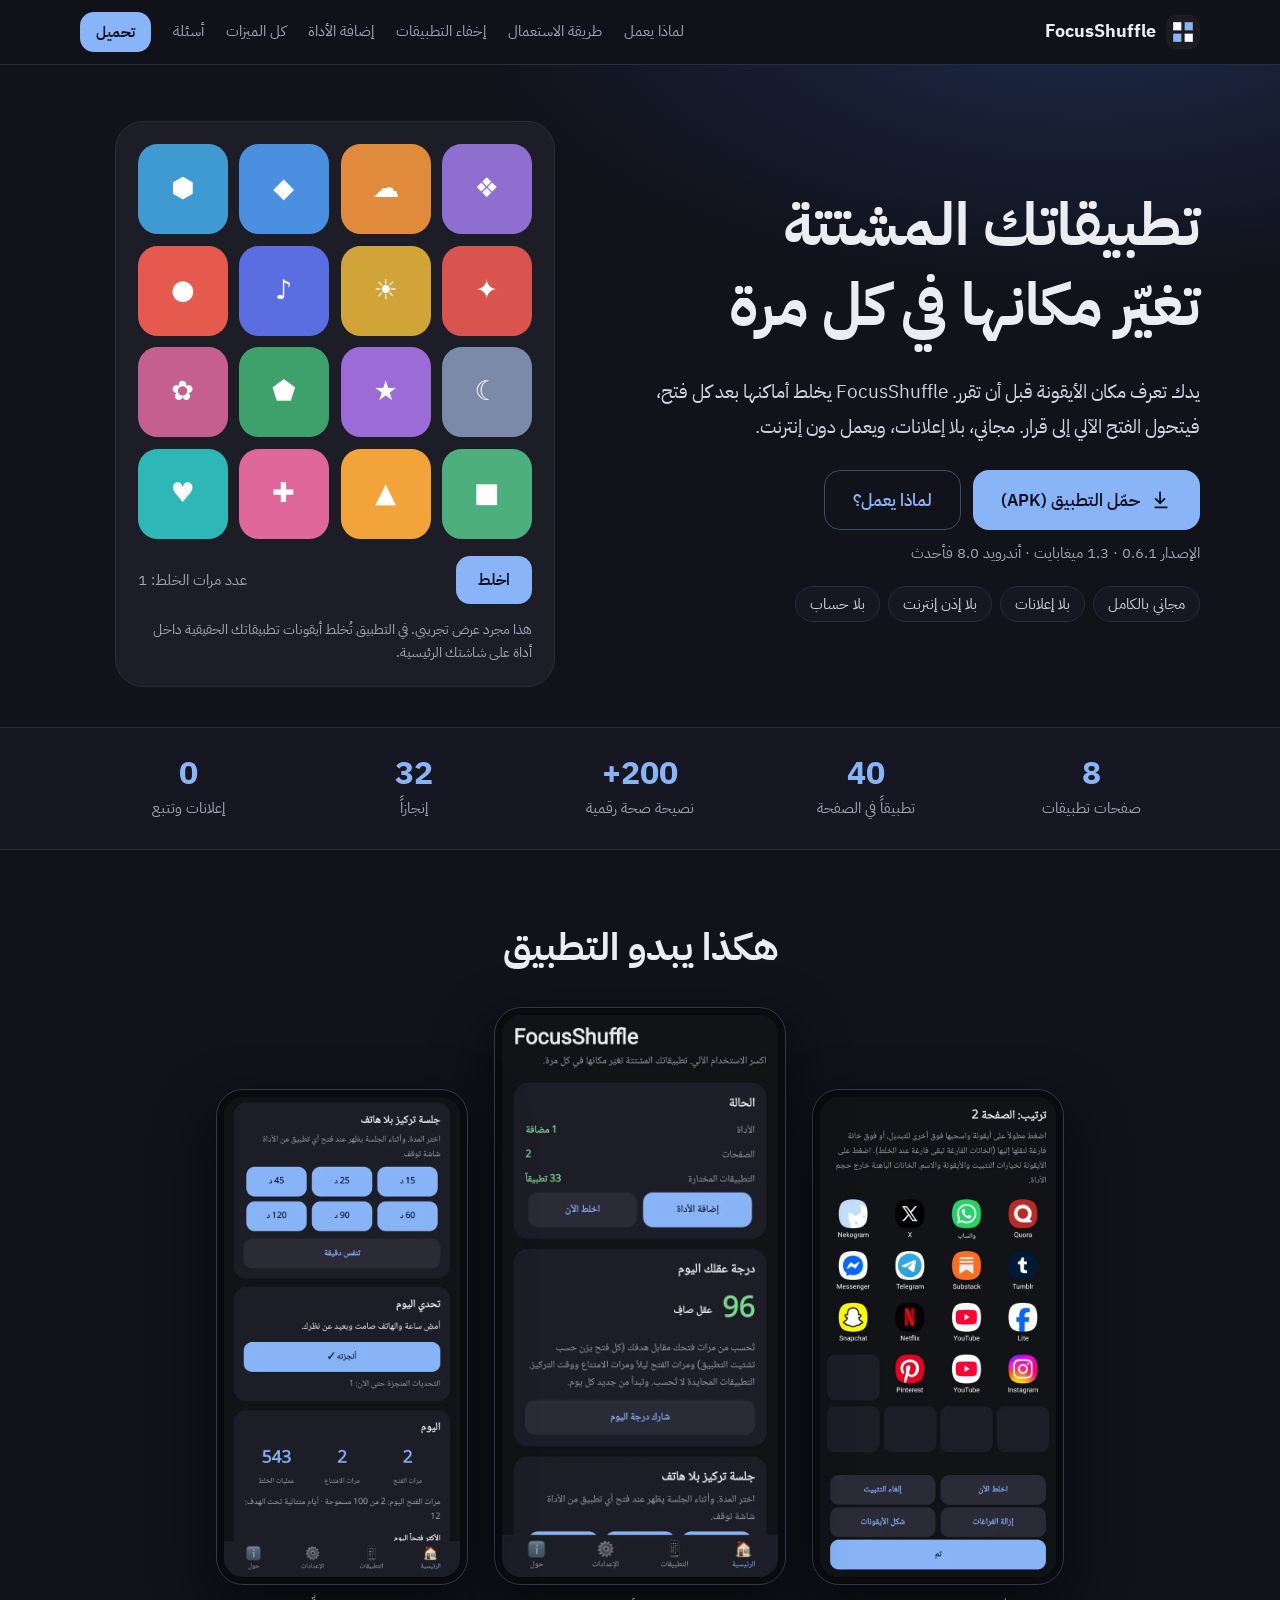
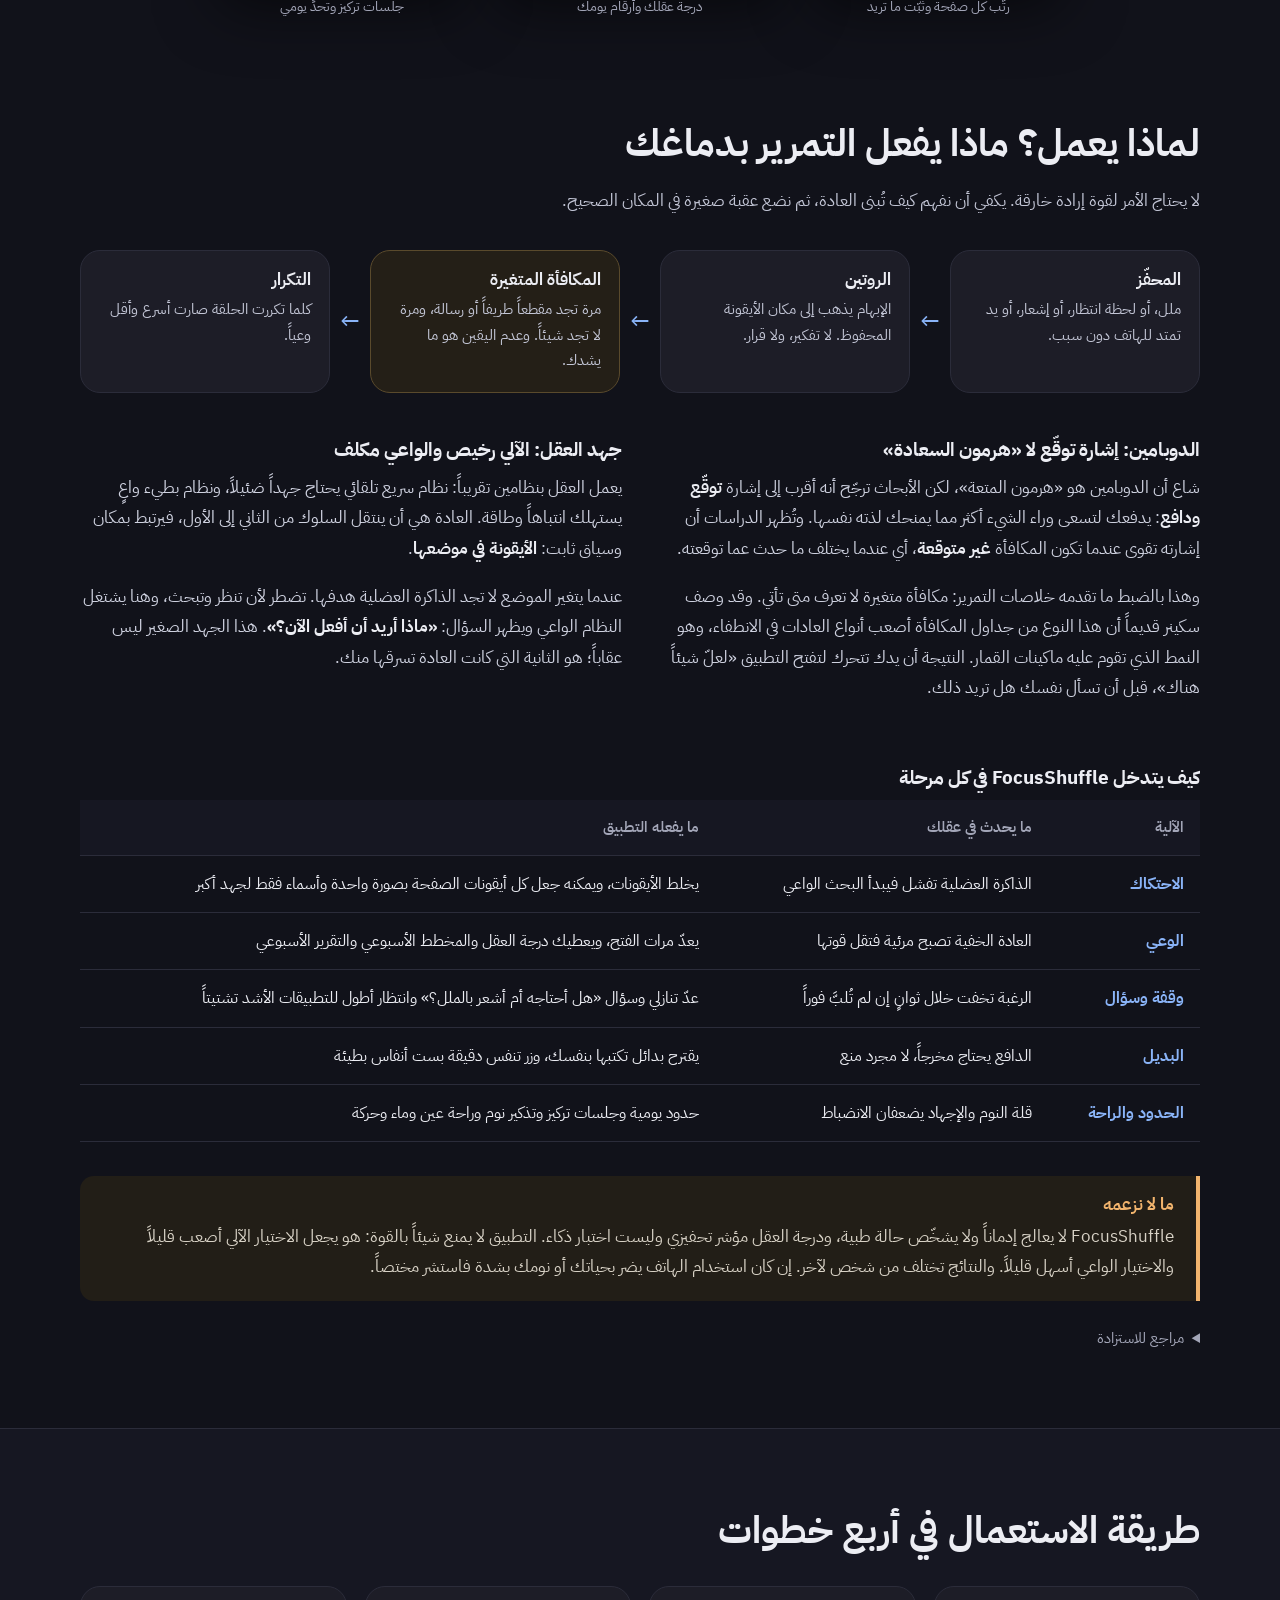
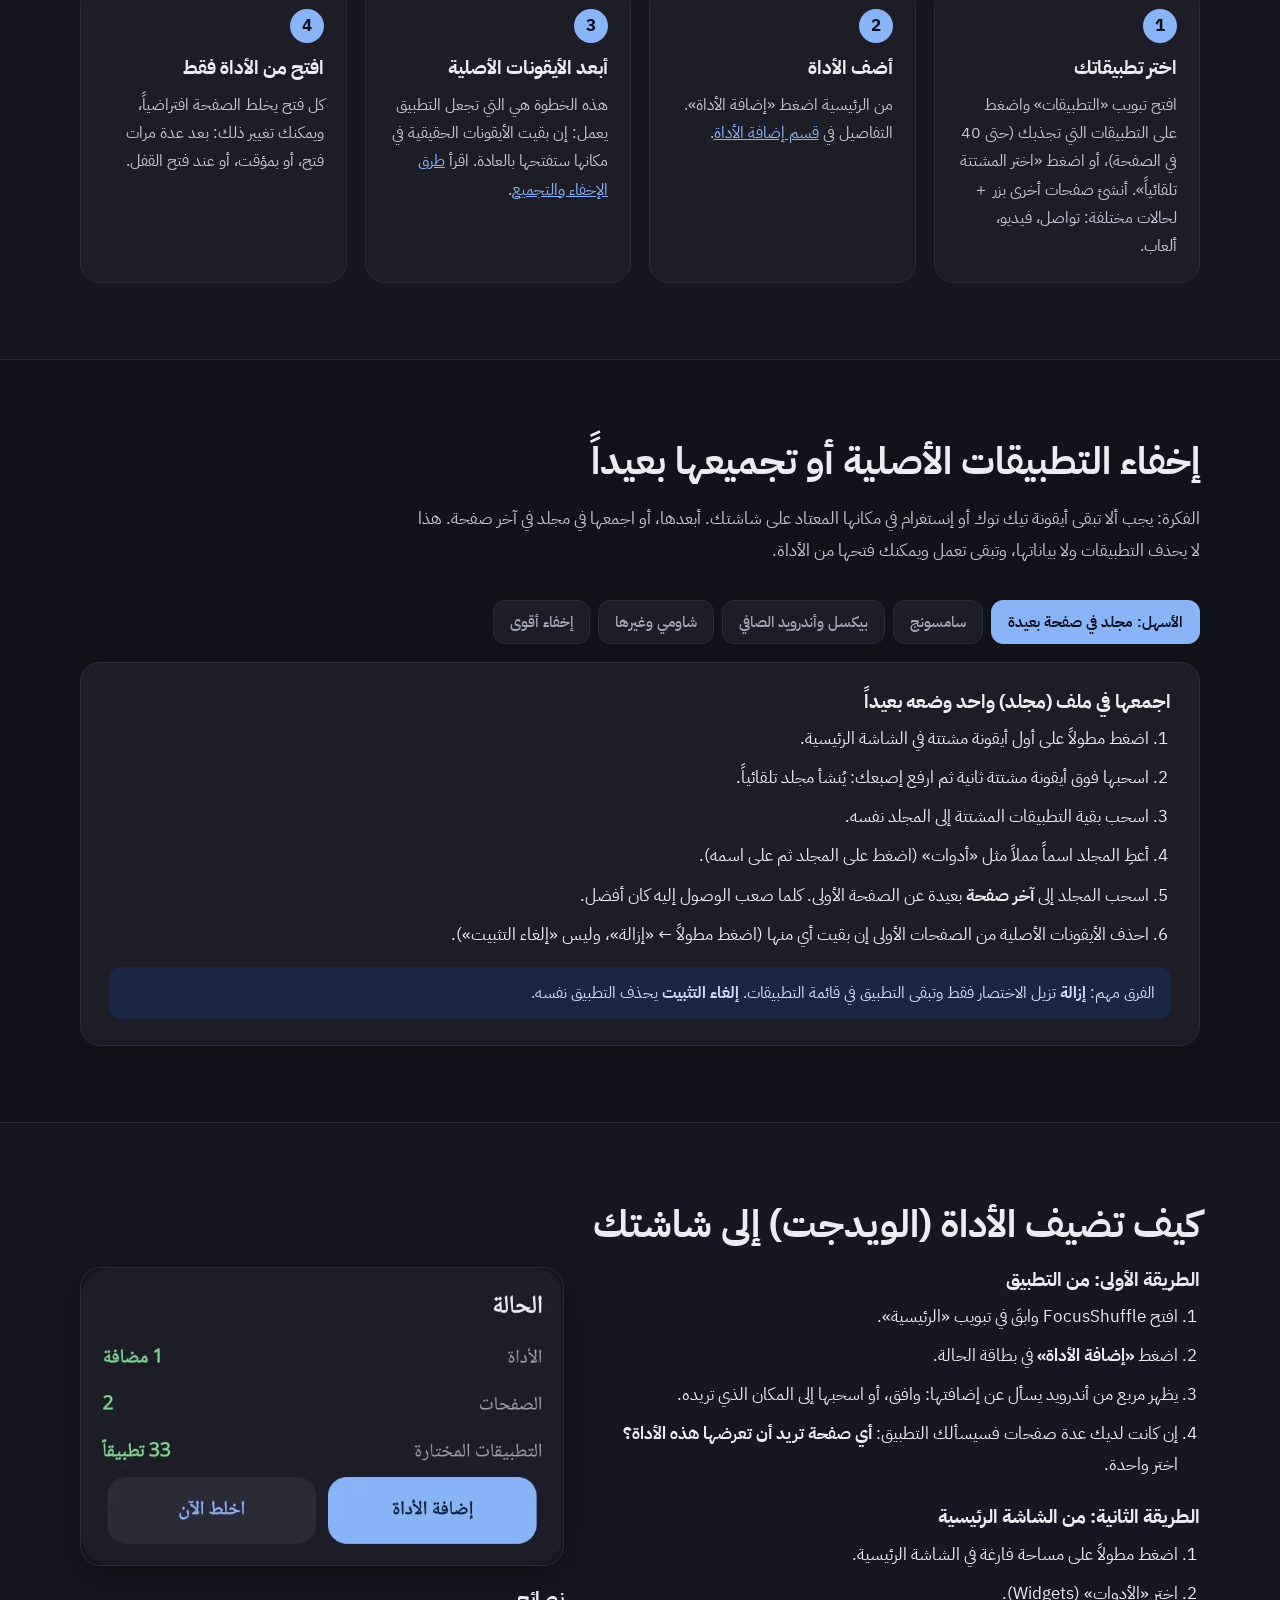
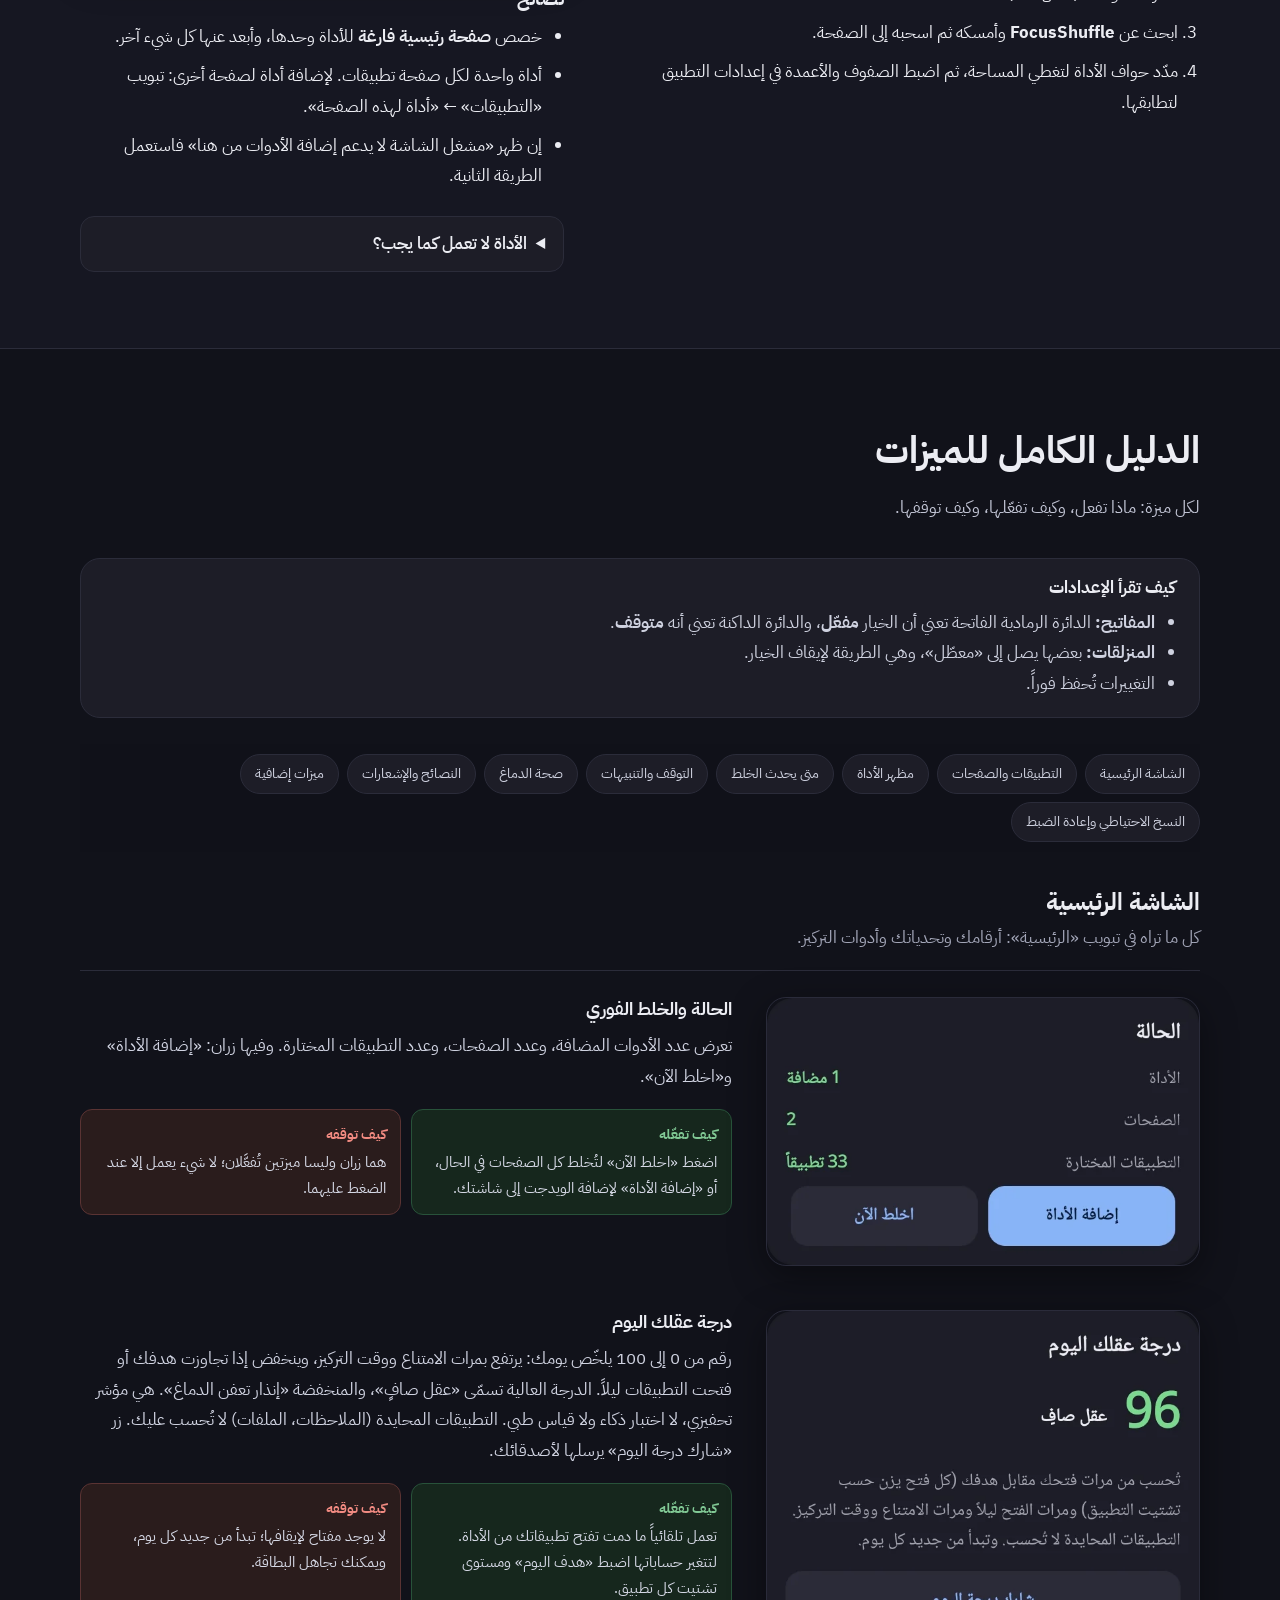
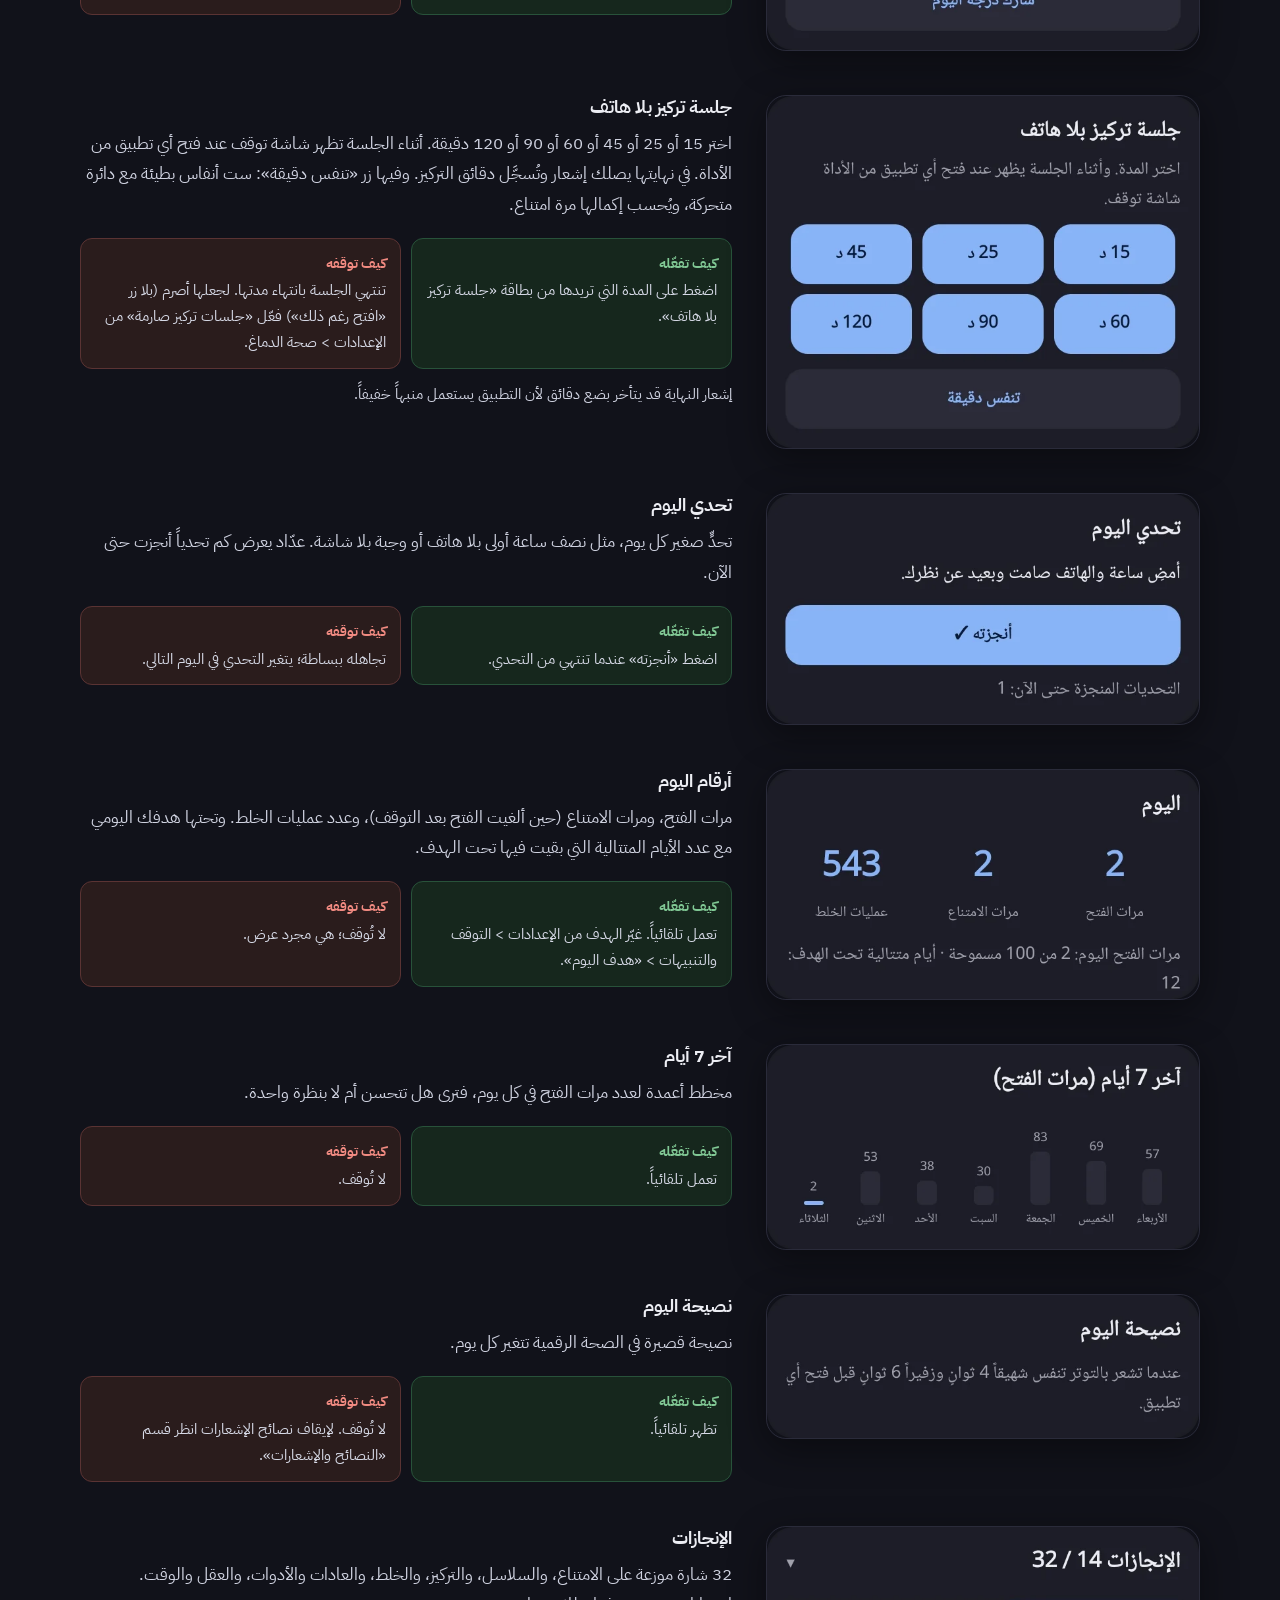
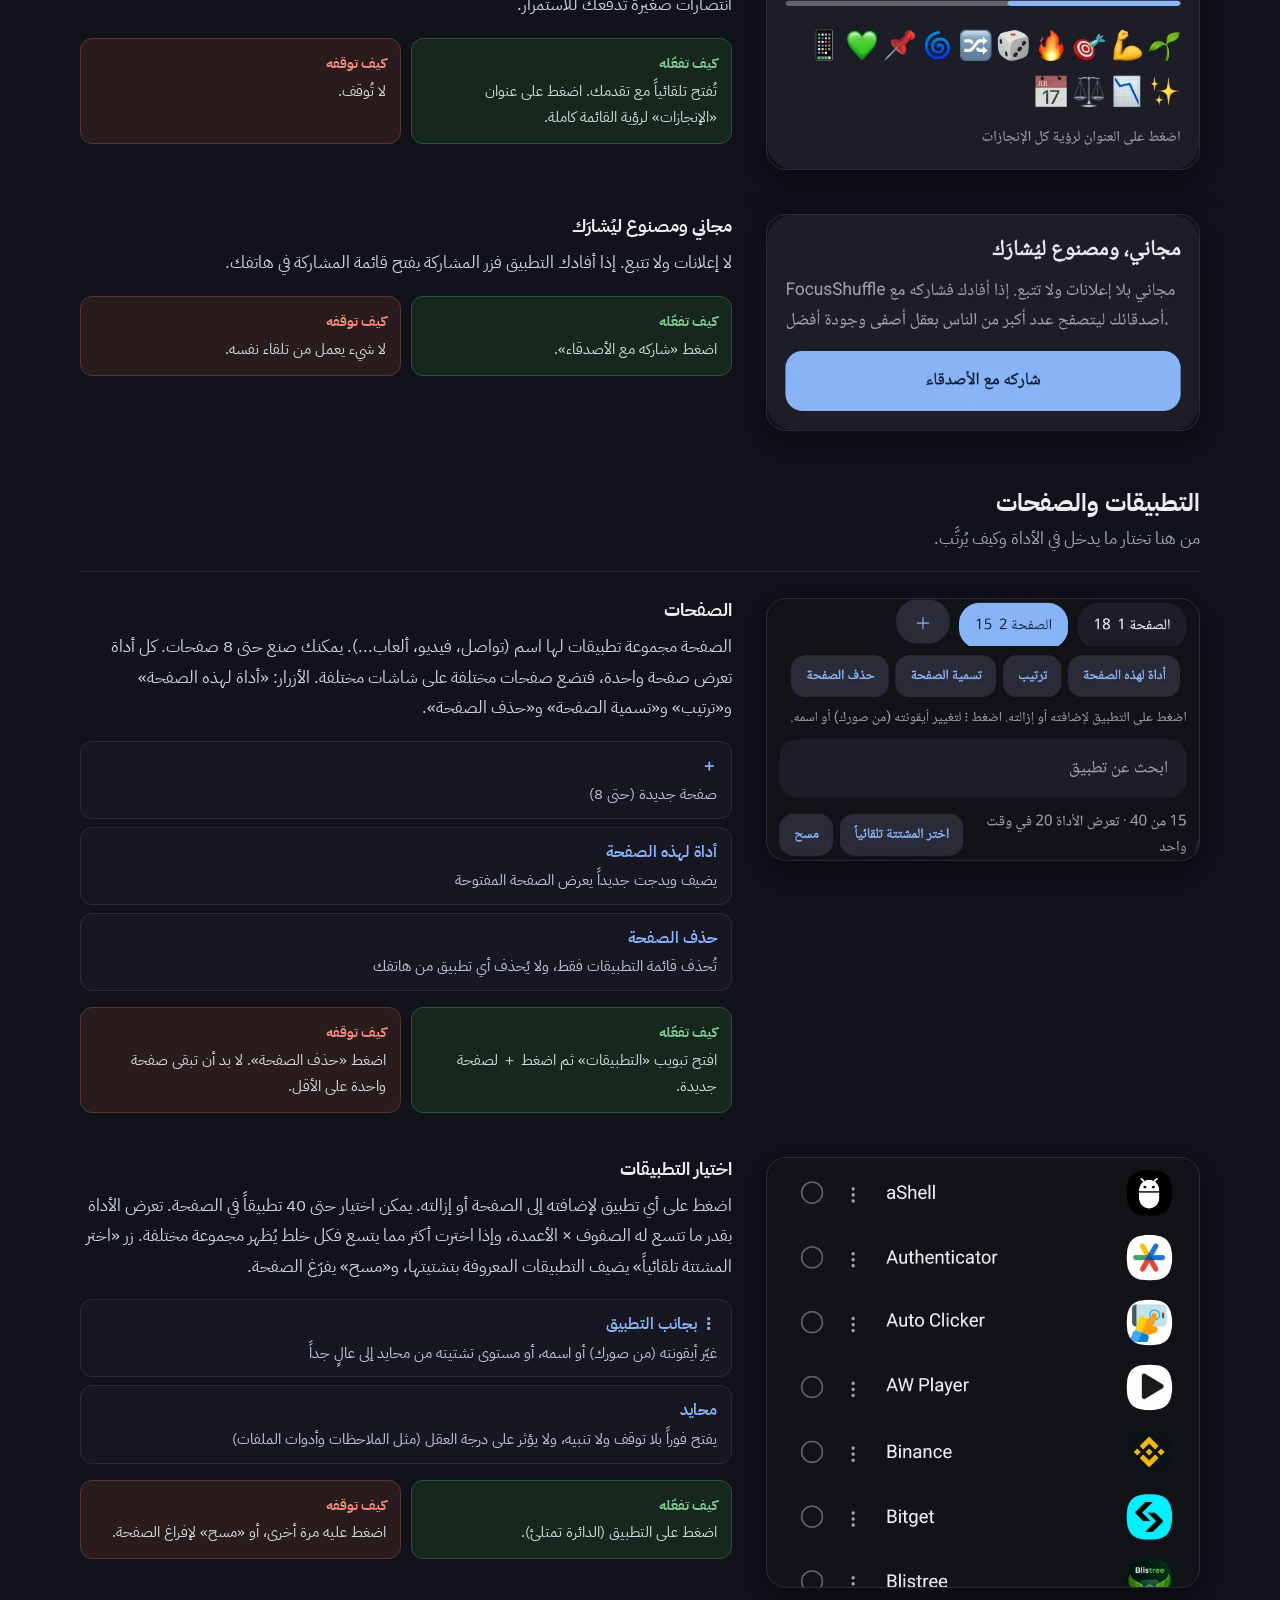
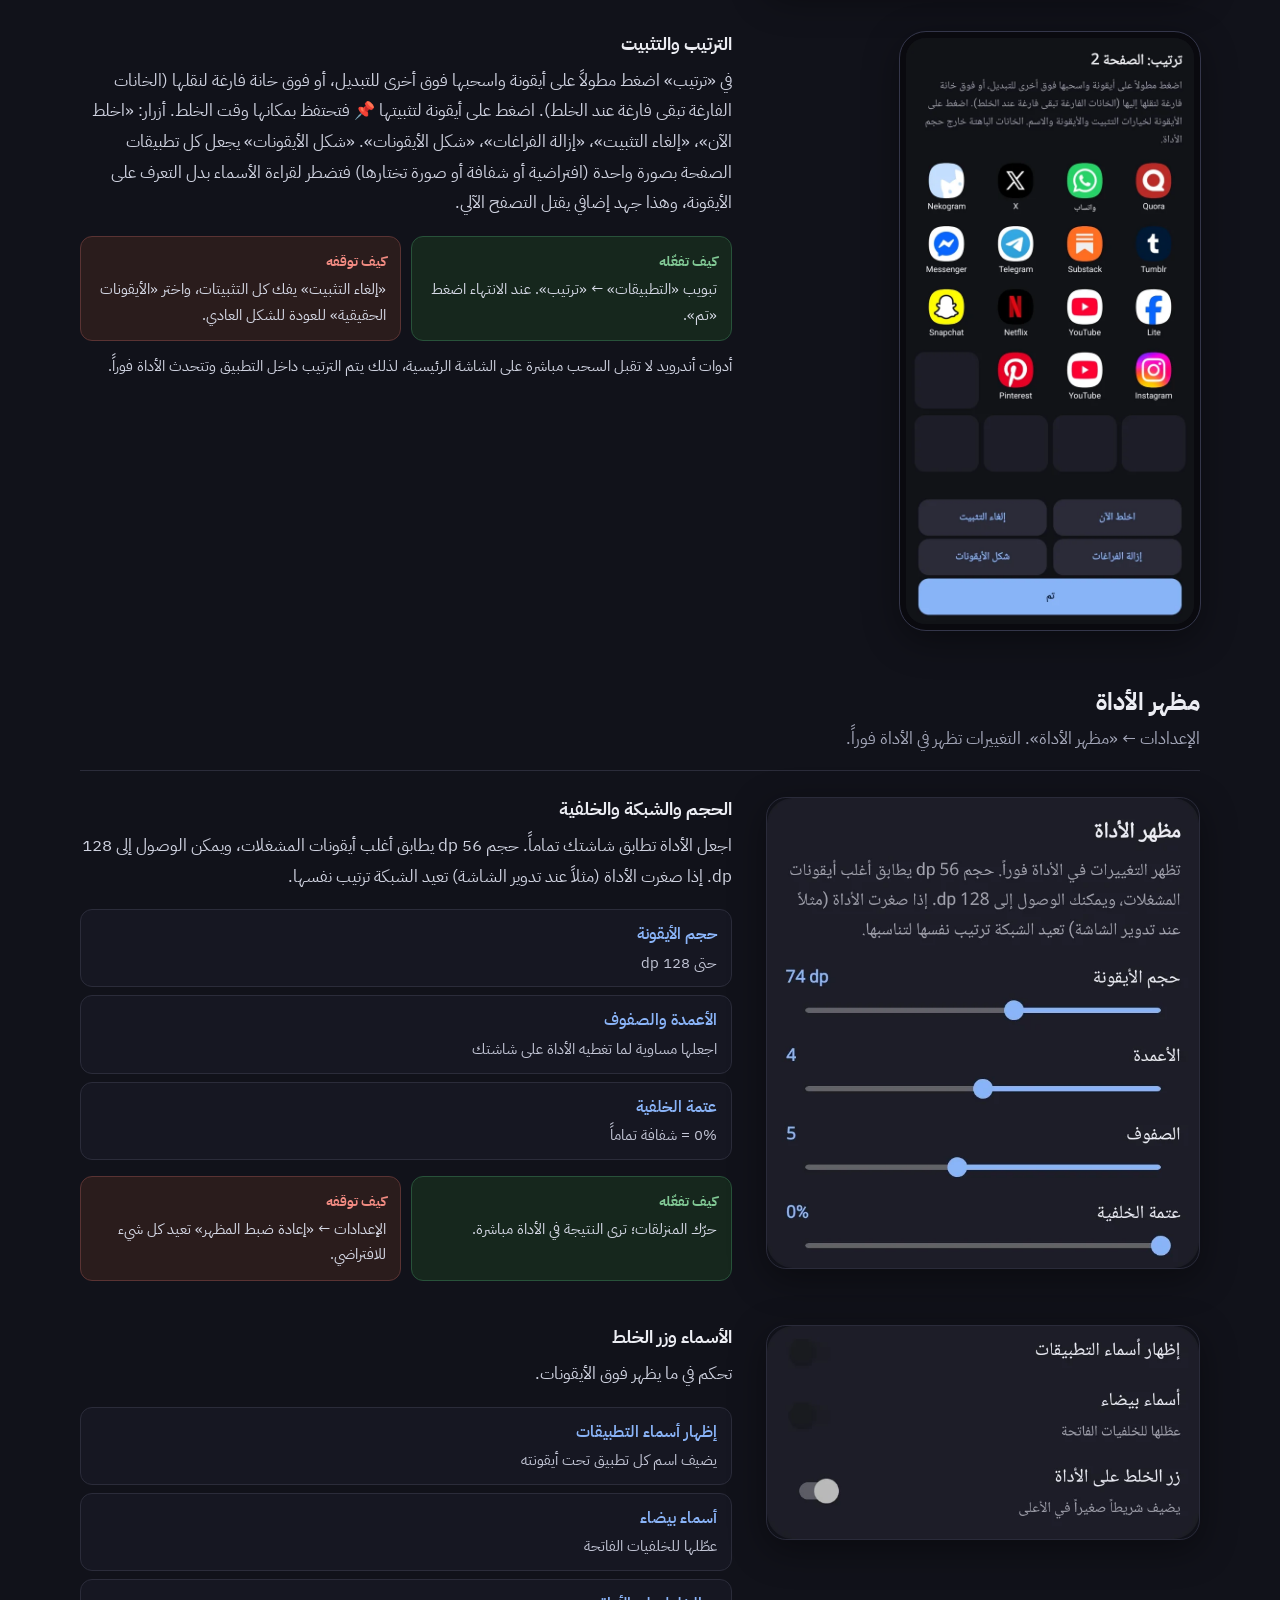
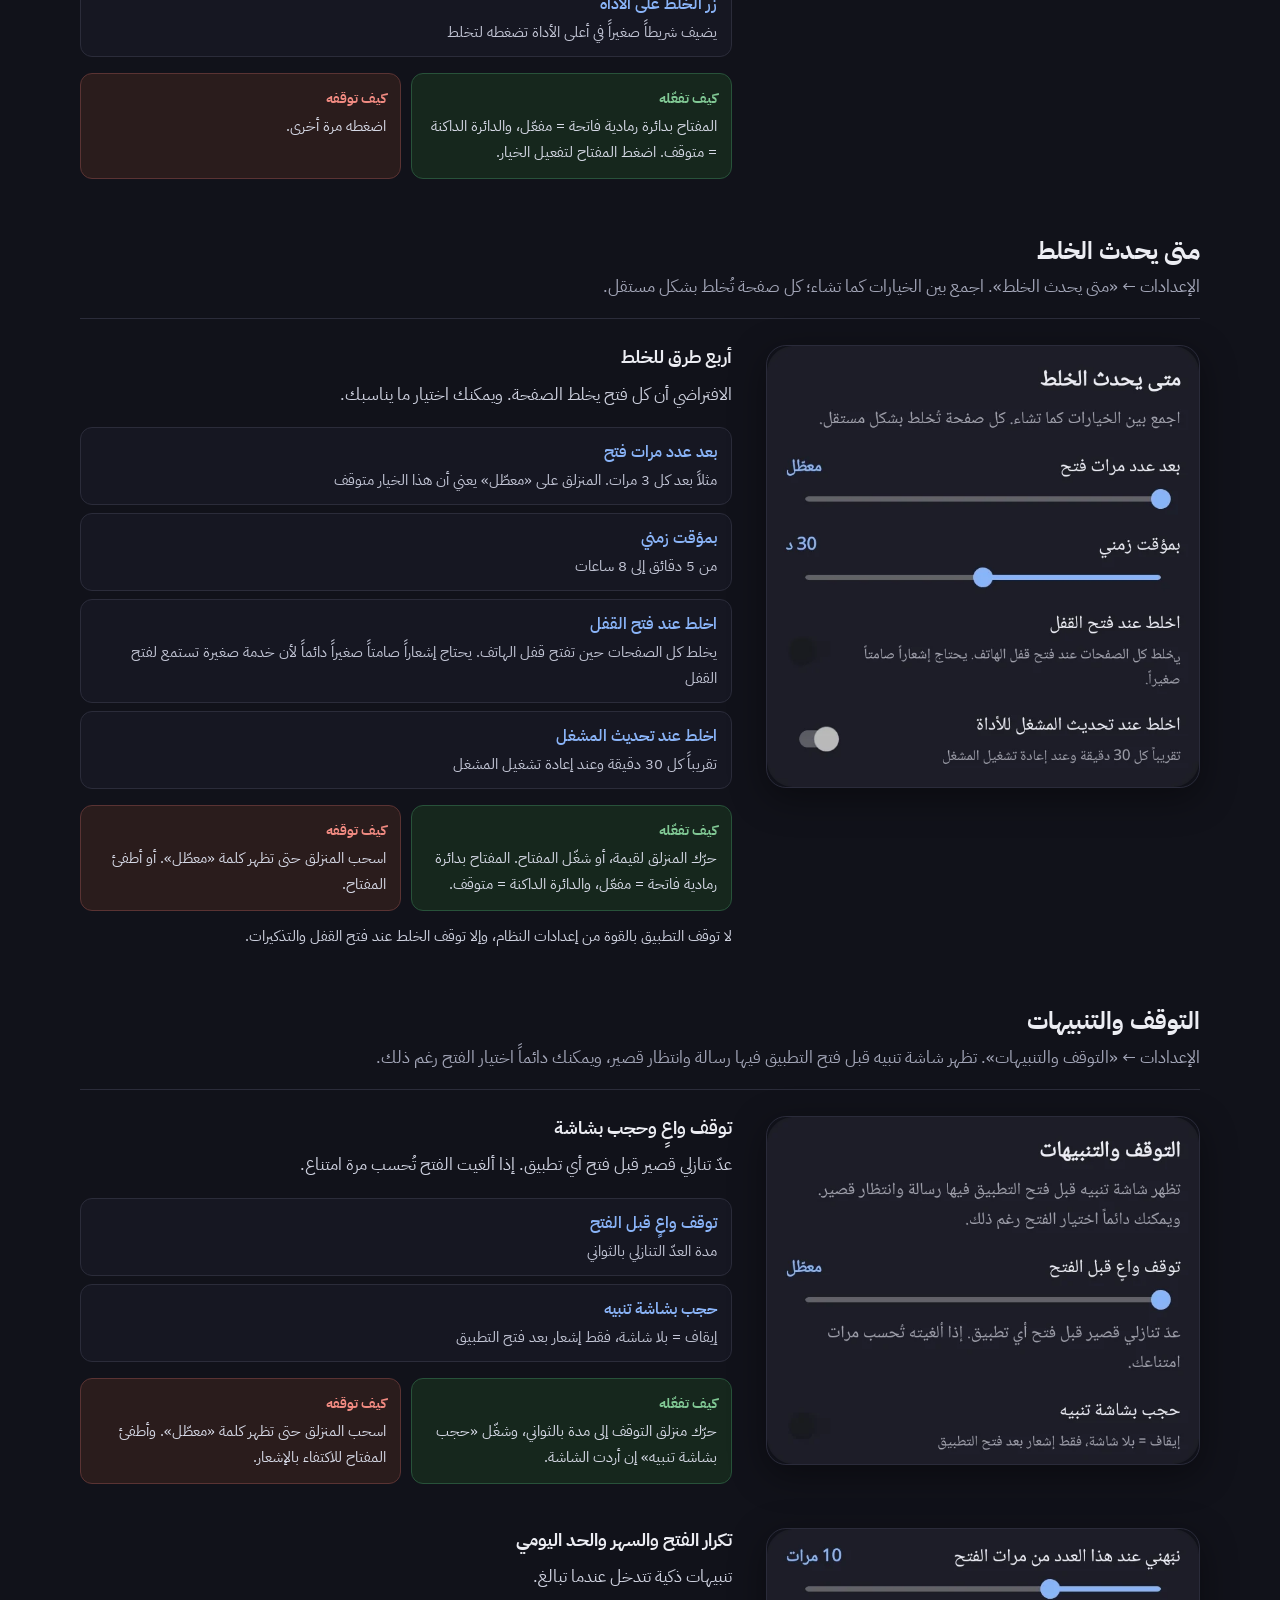
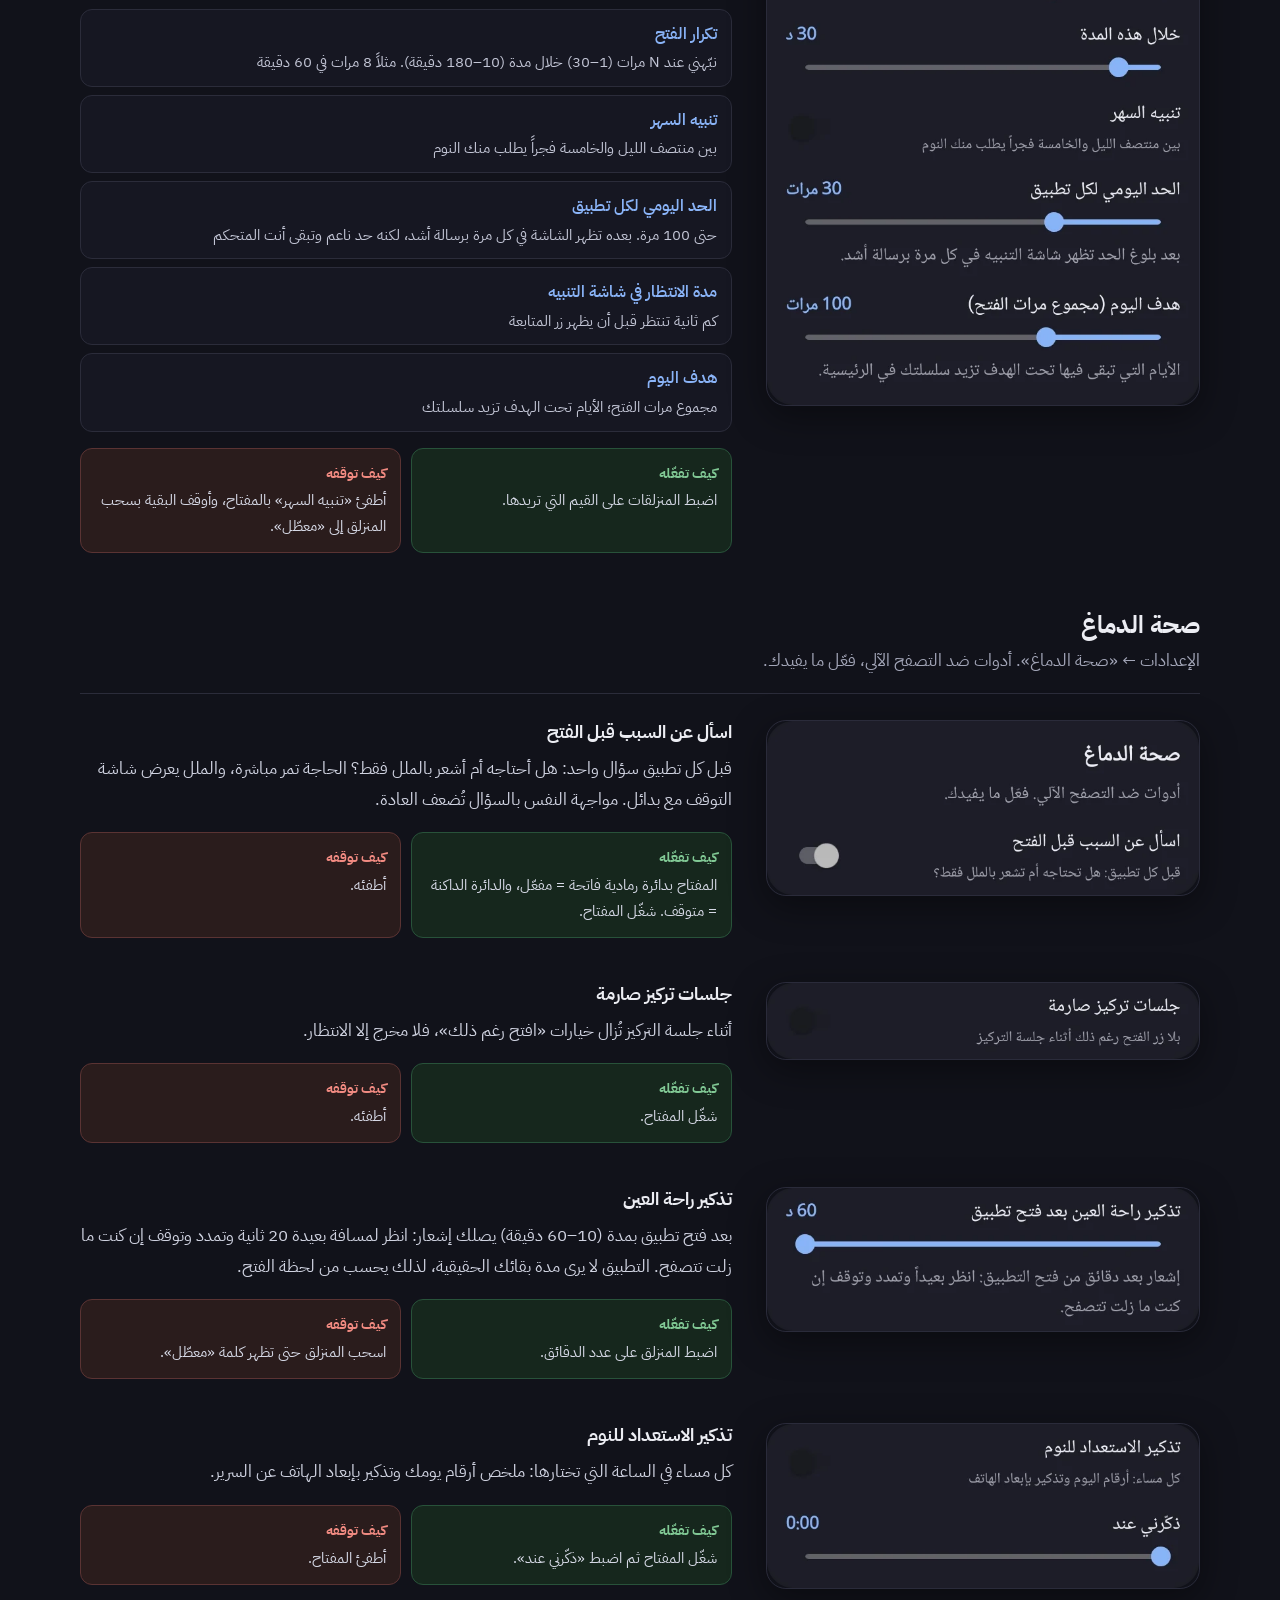
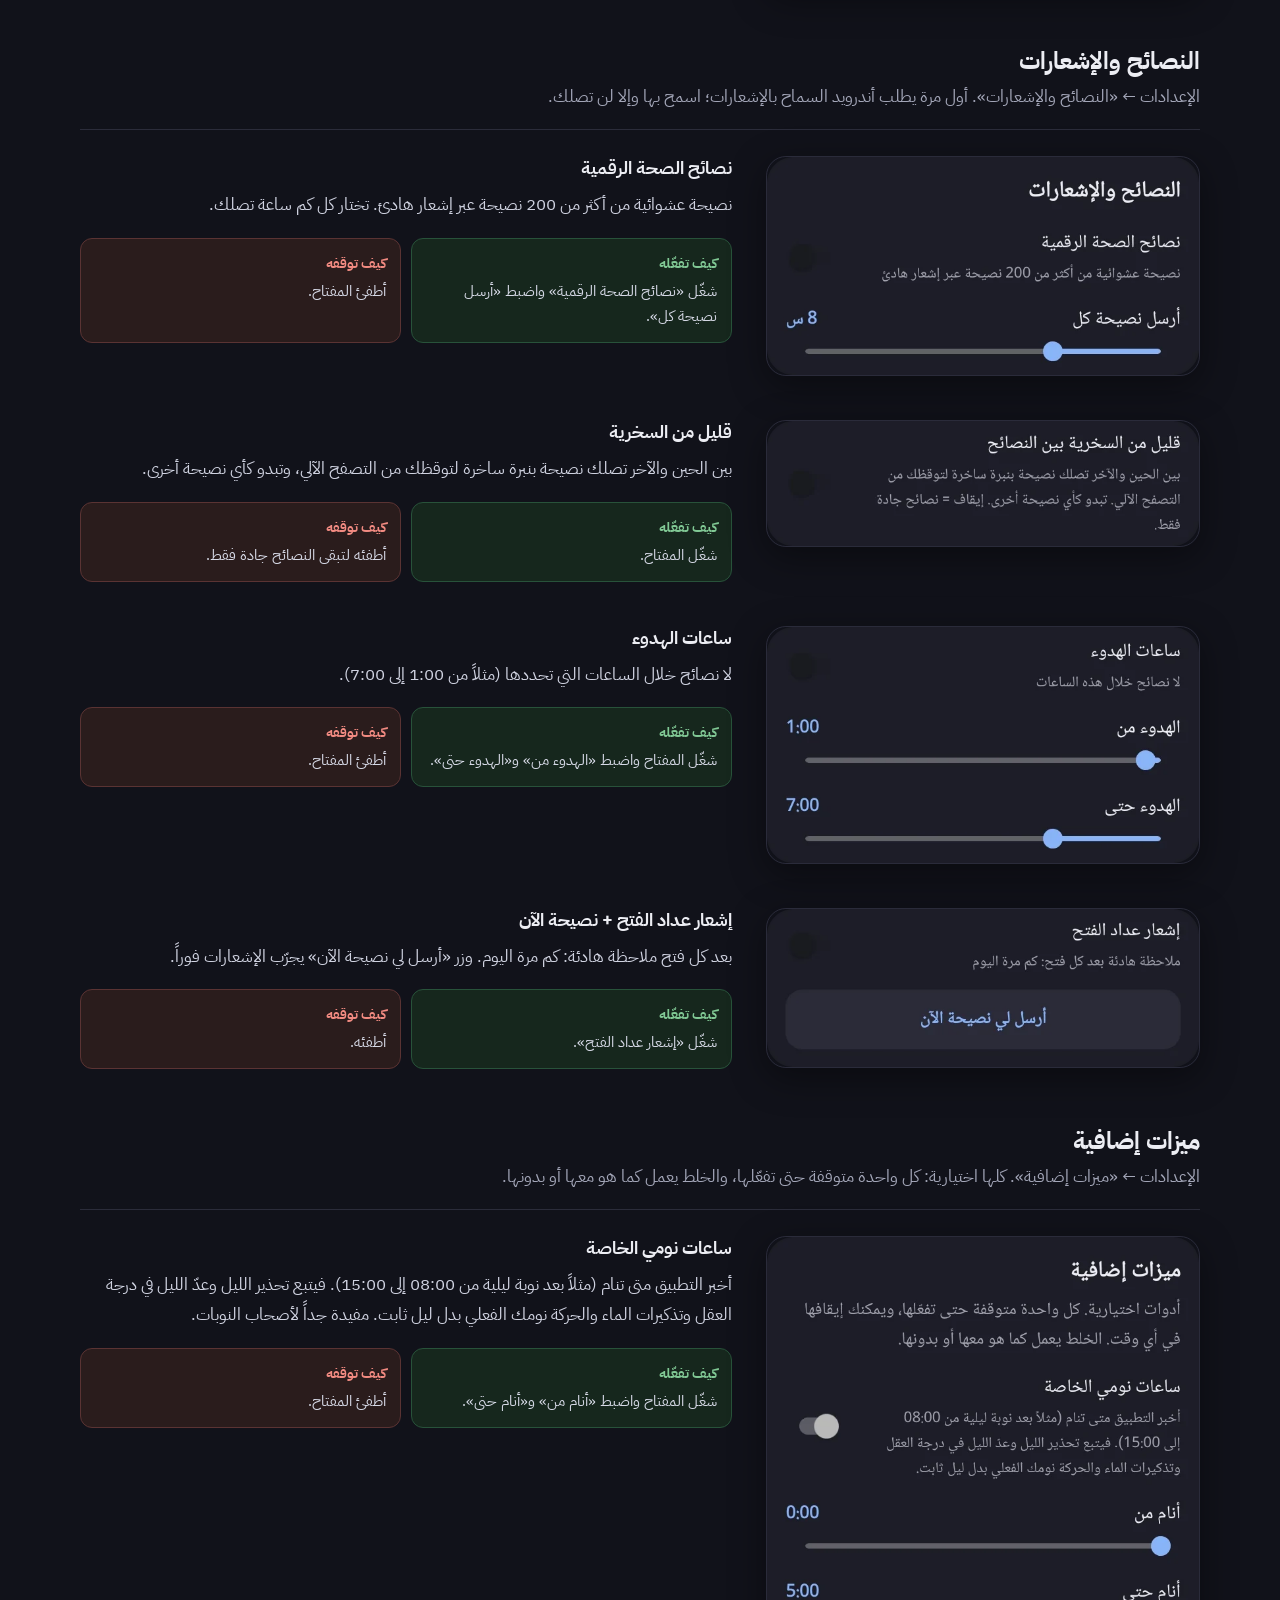
<file: index.html>
<!doctype html>
<html lang="ar" dir="rtl">
<head>
<meta charset="utf-8">
<meta name="viewport" content="width=device-width,initial-scale=1">
<title>FocusShuffle — تطبيق أندرويد مجاني يكسر التصفح الآلي</title>
<meta name="description" content="FocusShuffle تطبيق أندرويد مجاني بلا إعلانات ولا إنترنت. يخلط أيقونات تطبيقاتك المشتتة في كل مرة فتتحول من عادة آلية إلى قرار واعٍ. حمّل ملف APK مباشرة.">
<meta name="theme-color" content="#11121a">
<meta property="og:type" content="website">
<meta property="og:title" content="FocusShuffle — اكسر التصفح الآلي">
<meta property="og:description" content="تطبيقاتك المشتتة تغيّر مكانها في كل مرة. مجاني، بلا إعلانات، بلا إنترنت.">
<meta property="og:image" content="og-image.png">
<meta name="twitter:card" content="summary_large_image">
<link rel="icon" href="favicon.svg" type="image/svg+xml">
<link rel="apple-touch-icon" href="apple-touch-icon.png">
<link rel="preconnect" href="https://fonts.googleapis.com">
<link rel="preconnect" href="https://fonts.gstatic.com" crossorigin>
<link href="https://fonts.googleapis.com/css2?family=IBM+Plex+Sans+Arabic:wght@400;500;600;700&display=swap" rel="stylesheet">
<link rel="stylesheet" href="style.css">
</head>
<body>
<a class="skip" href="#main">تخطَّ إلى المحتوى</a>

<header class="top" id="top">
  <div class="wrap bar">
    <a class="brand" href="#top" aria-label="FocusShuffle"><img src="favicon.svg" alt="" width="34" height="34"><span>FocusShuffle</span></a>
    <button class="menu-btn" aria-expanded="false" aria-controls="nav">القائمة</button>
    <nav id="nav" aria-label="التنقل الرئيسي">
      <a href="#science">لماذا يعمل</a>
      <a href="#use">طريقة الاستعمال</a>
      <a href="#hide">إخفاء التطبيقات</a>
      <a href="#widget">إضافة الأداة</a>
      <a href="#features">كل الميزات</a>
      <a href="#faq">أسئلة</a>
      <a class="btn small" href="#download">تحميل</a>
    </nav>
  </div>
</header>

<main id="main">

<section class="hero">
  <div class="wrap hero-grid">
    <div class="hero-copy">
      <h1>تطبيقاتك المشتتة <br>تغيّر مكانها في كل مرة</h1>
      <p class="lead">يدك تعرف مكان الأيقونة قبل أن تقرر. FocusShuffle يخلط أماكنها بعد كل فتح، فيتحول الفتح الآلي إلى قرار. مجاني، بلا إعلانات، ويعمل دون إنترنت.</p>
      <div class="cta-row">
        <a class="btn big" href="FocusShuffle-v0.6.1.apk" download data-download>
          <svg width="22" height="22" viewBox="0 0 24 24" aria-hidden="true"><path fill="currentColor" d="M12 3v10.2l3.6-3.6 1.4 1.4-6 6-6-6 1.4-1.4 3.6 3.6V3h2zM5 19h14v2H5z"/></svg>
          حمّل التطبيق (APK)
        </a>
        <a class="btn ghost big" href="#science">لماذا يعمل؟</a>
      </div>
      <p class="meta-line">الإصدار 0.6.1 · 1.3 ميغابايت · أندرويد 8.0 فأحدث</p>
      <ul class="chips" aria-label="مميزات سريعة">
        <li>مجاني بالكامل</li><li>بلا إعلانات</li><li>بلا إذن إنترنت</li><li>بلا حساب</li>
      </ul>
    </div>
    <div class="demo" aria-label="تجربة الخلط">
      <div class="demo-grid" id="demoGrid" role="img" aria-label="شبكة أيقونات تتبدل أماكنها"></div>
      <div class="demo-bar">
        <button class="btn" id="shuffleBtn" type="button">اخلط</button>
        <span id="demoCount">عدد مرات الخلط: 0</span>
      </div>
      <p class="demo-note">هذا مجرد عرض تجريبي. في التطبيق تُخلط أيقونات تطبيقاتك الحقيقية داخل أداة على شاشتك الرئيسية.</p>
    </div>
  </div>
</section>

<section class="facts">
  <div class="wrap facts-grid">
    <div><b>8</b><span>صفحات تطبيقات</span></div>
    <div><b>40</b><span>تطبيقاً في الصفحة</span></div>
    <div><b>200+</b><span>نصيحة صحة رقمية</span></div>
    <div><b>32</b><span>إنجازاً</span></div>
    <div><b>0</b><span>إعلانات وتتبع</span></div>
  </div>
</section>

<section class="screens" aria-label="لقطات من التطبيق">
  <div class="wrap">
    <h2>هكذا يبدو التطبيق</h2>
    <div class="phones">
      <figure class="phone"><img src="img-screen-arrange.webp" alt="شاشة ترتيب أيقونات الصفحة" loading="lazy"><figcaption>رتّب كل صفحة وثبّت ما تريد</figcaption></figure>
      <figure class="phone mid"><img src="img-screen-home.webp" alt="الشاشة الرئيسية وفيها درجة العقل" loading="lazy"><figcaption>درجة عقلك وأرقام يومك</figcaption></figure>
      <figure class="phone"><img src="img-screen-focus.webp" alt="جلسات التركيز وتحدي اليوم" loading="lazy"><figcaption>جلسات تركيز وتحدٍّ يومي</figcaption></figure>
    </div>
  </div>
</section>

<section class="block" id="science">
  <div class="wrap">
    <h2>لماذا يعمل؟ ماذا يفعل التمرير بدماغك</h2>
    <p class="sec-lead">لا يحتاج الأمر لقوة إرادة خارقة. يكفي أن نفهم كيف تُبنى العادة، ثم نضع عقبة صغيرة في المكان الصحيح.</p>

    <div class="loop" aria-label="حلقة العادة">
      <div class="node"><h3>المحفّز</h3><p>ملل، أو لحظة انتظار، أو إشعار، أو يد تمتد للهاتف دون سبب.</p></div>
      <div class="arrow" aria-hidden="true">←</div>
      <div class="node"><h3>الروتين</h3><p>الإبهام يذهب إلى مكان الأيقونة المحفوظ. لا تفكير، ولا قرار.</p></div>
      <div class="arrow" aria-hidden="true">←</div>
      <div class="node"><h3>المكافأة المتغيرة</h3><p>مرة تجد مقطعاً طريفاً أو رسالة، ومرة لا تجد شيئاً. وعدم اليقين هو ما يشدك.</p></div>
      <div class="arrow" aria-hidden="true">←</div>
      <div class="node"><h3>التكرار</h3><p>كلما تكررت الحلقة صارت أسرع وأقل وعياً.</p></div>
    </div>

    <div class="cols">
      <article>
        <h3>الدوبامين: إشارة توقّع لا «هرمون السعادة»</h3>
        <p>شاع أن الدوبامين هو «هرمون المتعة»، لكن الأبحاث ترجّح أنه أقرب إلى إشارة <b>توقّع ودافع</b>: يدفعك لتسعى وراء الشيء أكثر مما يمنحك لذته نفسها. وتُظهر الدراسات أن إشارته تقوى عندما تكون المكافأة <b>غير متوقعة</b>، أي عندما يختلف ما حدث عما توقعته.</p>
        <p>وهذا بالضبط ما تقدمه خلاصات التمرير: مكافأة متغيرة لا تعرف متى تأتي. وقد وصف سكينر قديماً أن هذا النوع من جداول المكافأة أصعب أنواع العادات في الانطفاء، وهو النمط الذي تقوم عليه ماكينات القمار. النتيجة أن يدك تتحرك لتفتح التطبيق «لعلّ شيئاً هناك»، قبل أن تسأل نفسك هل تريد ذلك.</p>
      </article>
      <article>
        <h3>جهد العقل: الآلي رخيص والواعي مكلف</h3>
        <p>يعمل العقل بنظامين تقريباً: نظام سريع تلقائي يحتاج جهداً ضئيلاً، ونظام بطيء واعٍ يستهلك انتباهاً وطاقة. العادة هي أن ينتقل السلوك من الثاني إلى الأول، فيرتبط بمكان وسياق ثابت: <b>الأيقونة في موضعها</b>.</p>
        <p>عندما يتغير الموضع لا تجد الذاكرة العضلية هدفها. تضطر لأن تنظر وتبحث، وهنا يشتغل النظام الواعي ويظهر السؤال: <b>«ماذا أريد أن أفعل الآن؟»</b>. هذا الجهد الصغير ليس عقاباً؛ هو الثانية التي كانت العادة تسرقها منك.</p>
      </article>
    </div>

    <div class="mech">
      <h3>كيف يتدخل FocusShuffle في كل مرحلة</h3>
      <table>
        <thead><tr><th>الآلية</th><th>ما يحدث في عقلك</th><th>ما يفعله التطبيق</th></tr></thead>
        <tbody>
          <tr><th scope="row">الاحتكاك</th><td>الذاكرة العضلية تفشل فيبدأ البحث الواعي</td><td>يخلط الأيقونات، ويمكنه جعل كل أيقونات الصفحة بصورة واحدة وأسماء فقط لجهد أكبر</td></tr>
          <tr><th scope="row">الوعي</th><td>العادة الخفية تصبح مرئية فتقل قوتها</td><td>يعدّ مرات الفتح، ويعطيك درجة العقل والمخطط الأسبوعي والتقرير الأسبوعي</td></tr>
          <tr><th scope="row">وقفة وسؤال</th><td>الرغبة تخفت خلال ثوانٍ إن لم تُلبَّ فوراً</td><td>عدّ تنازلي وسؤال «هل أحتاجه أم أشعر بالملل؟» وانتظار أطول للتطبيقات الأشد تشتيتاً</td></tr>
          <tr><th scope="row">البديل</th><td>الدافع يحتاج مخرجاً، لا مجرد منع</td><td>يقترح بدائل تكتبها بنفسك، وزر تنفس دقيقة بست أنفاس بطيئة</td></tr>
          <tr><th scope="row">الحدود والراحة</th><td>قلة النوم والإجهاد يضعفان الانضباط</td><td>حدود يومية وجلسات تركيز وتذكير نوم وراحة عين وماء وحركة</td></tr>
        </tbody>
      </table>
    </div>

    <aside class="honest">
      <h3>ما لا نزعمه</h3>
      <p>FocusShuffle لا يعالج إدماناً ولا يشخّص حالة طبية، ودرجة العقل مؤشر تحفيزي وليست اختبار ذكاء. التطبيق لا يمنع شيئاً بالقوة: هو يجعل الاختيار الآلي أصعب قليلاً والاختيار الواعي أسهل قليلاً. والنتائج تختلف من شخص لآخر. إن كان استخدام الهاتف يضر بحياتك أو نومك بشدة فاستشر مختصاً.</p>
    </aside>

    <details class="refs">
      <summary>مراجع للاستزادة</summary>
      <ul>
        <li>Schultz, Dayan &amp; Montague (1997). A neural substrate of prediction and reward. <i>Science</i>.</li>
        <li>Berridge &amp; Robinson (1998). What is the role of dopamine in reward: hedonic impact, reward learning, or incentive salience? <i>Brain Research Reviews</i>.</li>
        <li>Ferster &amp; Skinner (1957). <i>Schedules of Reinforcement</i>.</li>
        <li>Wood &amp; Neal (2007). A new look at habits and the habit-goal interface. <i>Psychological Review</i>.</li>
        <li>Kahneman (2011). <i>Thinking, Fast and Slow</i>.</li>
        <li>Hunt et al. (2018). No more FOMO: limiting social media decreases loneliness and depression. <i>Journal of Social and Clinical Psychology</i>.</li>
      </ul>
    </details>
  </div>
</section>

<section class="block alt" id="use">
  <div class="wrap">
    <h2>طريقة الاستعمال في أربع خطوات</h2>
    <ol class="steps">
      <li><h3>اختر تطبيقاتك</h3><p>افتح تبويب «التطبيقات» واضغط على التطبيقات التي تجذبك (حتى 40 في الصفحة)، أو اضغط «اختر المشتتة تلقائياً». أنشئ صفحات أخرى بزر ＋ لحالات مختلفة: تواصل، فيديو، ألعاب.</p></li>
      <li><h3>أضف الأداة</h3><p>من الرئيسية اضغط «إضافة الأداة». التفاصيل في <a href="#widget">قسم إضافة الأداة</a>.</p></li>
      <li><h3>أبعد الأيقونات الأصلية</h3><p>هذه الخطوة هي التي تجعل التطبيق يعمل: إن بقيت الأيقونات الحقيقية في مكانها ستفتحها بالعادة. اقرأ <a href="#hide">طرق الإخفاء والتجميع</a>.</p></li>
      <li><h3>افتح من الأداة فقط</h3><p>كل فتح يخلط الصفحة افتراضياً، ويمكنك تغيير ذلك: بعد عدة مرات فتح، أو بمؤقت، أو عند فتح القفل.</p></li>
    </ol>
  </div>
</section>

<section class="block" id="hide">
  <div class="wrap">
    <h2>إخفاء التطبيقات الأصلية أو تجميعها بعيداً</h2>
    <p class="sec-lead">الفكرة: يجب ألا تبقى أيقونة تيك توك أو إنستغرام في مكانها المعتاد على شاشتك. أبعدها، أو اجمعها في مجلد في آخر صفحة. هذا لا يحذف التطبيقات ولا بياناتها، وتبقى تعمل ويمكنك فتحها من الأداة.</p>

    <div class="tabs" role="tablist" aria-label="طرق الإخفاء">
      <button role="tab" aria-selected="true" aria-controls="p-folder" id="t-folder">الأسهل: مجلد في صفحة بعيدة</button>
      <button role="tab" aria-selected="false" aria-controls="p-samsung" id="t-samsung" tabindex="-1">سامسونج</button>
      <button role="tab" aria-selected="false" aria-controls="p-pixel" id="t-pixel" tabindex="-1">بيكسل وأندرويد الصافي</button>
      <button role="tab" aria-selected="false" aria-controls="p-other" id="t-other" tabindex="-1">شاومي وغيرها</button>
      <button role="tab" aria-selected="false" aria-controls="p-private" id="t-private" tabindex="-1">إخفاء أقوى</button>
    </div>

    <div class="panel" role="tabpanel" id="p-folder" aria-labelledby="t-folder">
      <h3>اجمعها في ملف (مجلد) واحد وضعه بعيداً</h3>
      <ol>
        <li>اضغط مطولاً على أول أيقونة مشتتة في الشاشة الرئيسية.</li>
        <li>اسحبها فوق أيقونة مشتتة ثانية ثم ارفع إصبعك: يُنشأ مجلد تلقائياً.</li>
        <li>اسحب بقية التطبيقات المشتتة إلى المجلد نفسه.</li>
        <li>أعطِ المجلد اسماً مملاً مثل «أدوات» (اضغط على المجلد ثم على اسمه).</li>
        <li>اسحب المجلد إلى <b>آخر صفحة</b> بعيدة عن الصفحة الأولى. كلما صعب الوصول إليه كان أفضل.</li>
        <li>احذف الأيقونات الأصلية من الصفحات الأولى إن بقيت أي منها (اضغط مطولاً ← «إزالة»، وليس «إلغاء التثبيت»).</li>
      </ol>
      <p class="tip">الفرق مهم: <b>إزالة</b> تزيل الاختصار فقط وتبقى التطبيق في قائمة التطبيقات. <b>إلغاء التثبيت</b> يحذف التطبيق نفسه.</p>
    </div>
    <div class="panel" role="tabpanel" id="p-samsung" aria-labelledby="t-samsung" hidden>
      <h3>سامسونج (One UI): إخفاء من الشاشتين</h3>
      <ol>
        <li>الإعدادات ← الشاشة الرئيسية.</li>
        <li>اختر «إخفاء التطبيقات».</li>
        <li>حدد التطبيقات المشتتة ثم «تم».</li>
      </ol>
      <p class="tip">تختفي من الشاشة الرئيسية ومن شاشة التطبيقات، ويبقى فتحها ممكناً من أداة FocusShuffle. لإعادتها ارجع إلى الخيار نفسه وأزل التحديد. قد تختلف أسماء الخيارات قليلاً بحسب الإصدار.</p>
    </div>
    <div class="panel" role="tabpanel" id="p-pixel" aria-labelledby="t-pixel" hidden>
      <h3>بيكسل وأندرويد الصافي</h3>
      <ol>
        <li>اضغط مطولاً على الأيقونة في الشاشة الرئيسية واختر «إزالة» لإزالة الاختصار فقط.</li>
        <li>في قائمة كل التطبيقات (اسحب للأعلى) ستجدها ما زالت موجودة. ضعها في مجلد بالطريقة السابقة أو استعمل «الفراغ الخاص» أدناه.</li>
      </ol>
      <p class="tip">مشغّل بيكسل لا يملك خيار إخفاء مباشراً في أغلب الإصدارات. «الفراغ الخاص» (Private space) في أندرويد 15 وما بعده يحل ذلك.</p>
    </div>
    <div class="panel" role="tabpanel" id="p-other" aria-labelledby="t-other" hidden>
      <h3>شاومي وأوبو وفيفو وغيرها</h3>
      <ol>
        <li>افتح إعدادات الشاشة الرئيسية (اضغط مطولاً على مساحة فارغة ← الإعدادات، أو من إعدادات الهاتف ← الشاشة الرئيسية).</li>
        <li>ابحث عن خيار مثل «إخفاء التطبيقات» أو «App hide» وفعّله واختر التطبيقات. قد يطلب منك نمطاً أو بصمة.</li>
        <li>إن لم تجد الخيار فاستعمل طريقة المجلد في الصفحة البعيدة.</li>
      </ol>
      <p class="tip">الأسماء تختلف بحسب الشركة والإصدار؛ اكتب «إخفاء التطبيقات» في بحث الإعدادات.</p>
    </div>
    <div class="panel" role="tabpanel" id="p-private" aria-labelledby="t-private" hidden>
      <h3>إخفاء أقوى (لمن يغلبه الاستعجال)</h3>
      <ul>
        <li><b>الفراغ الخاص (Private space):</b> متوفر في أندرويد 15 وما بعده على بعض الأجهزة. يخفي التطبيقات خلف قفل ويمكنك قفله كلياً.</li>
        <li><b>المجلد الآمن (سامسونج):</b> ينقل نسخة معزولة من التطبيق ويقفلها. تنبيه: النسخة المعزولة لها بيانات منفصلة وقد تحتاج تسجيل الدخول من جديد.</li>
        <li><b>أدوات الرفاهية الرقمية:</b> مؤقت التطبيقات ووضع التركيز في إعدادات أندرويد (Digital Wellbeing) يوقفان التطبيق مؤقتاً. تعمل مع FocusShuffle ولا تتعارض معه.</li>
      </ul>
      <p class="tip">ابدأ بالمجلد البعيد. لا تجعل الأمر مرهقاً لدرجة تتركه.</p>
    </div>
  </div>
</section>

<section class="block alt" id="widget">
  <div class="wrap">
    <h2>كيف تضيف الأداة (الويدجت) إلى شاشتك</h2>
    <div class="two">
      <div>
        <h3>الطريقة الأولى: من التطبيق</h3>
        <ol class="plain">
          <li>افتح FocusShuffle وابقَ في تبويب «الرئيسية».</li>
          <li>اضغط <b>«إضافة الأداة»</b> في بطاقة الحالة.</li>
          <li>يظهر مربع من أندرويد يسأل عن إضافتها: وافق، أو اسحبها إلى المكان الذي تريده.</li>
          <li>إن كانت لديك عدة صفحات فسيسألك التطبيق: <b>أي صفحة تريد أن تعرضها هذه الأداة؟</b> اختر واحدة.</li>
        </ol>
        <h3>الطريقة الثانية: من الشاشة الرئيسية</h3>
        <ol class="plain">
          <li>اضغط مطولاً على مساحة فارغة في الشاشة الرئيسية.</li>
          <li>اختر «الأدوات» (Widgets).</li>
          <li>ابحث عن <b>FocusShuffle</b> وأمسكه ثم اسحبه إلى الصفحة.</li>
          <li>مدّد حواف الأداة لتغطي المساحة، ثم اضبط الصفوف والأعمدة في إعدادات التطبيق لتطابقها.</li>
        </ol>
      </div>
      <div>
        <figure class="shot slim"><img src="img-home-status.webp" alt="بطاقة الحالة وفيها زر إضافة الأداة" loading="lazy"></figure>
        <h3>نصائح</h3>
        <ul class="plain">
          <li>خصص <b>صفحة رئيسية فارغة</b> للأداة وحدها، وأبعد عنها كل شيء آخر.</li>
          <li>أداة واحدة لكل صفحة تطبيقات. لإضافة أداة لصفحة أخرى: تبويب «التطبيقات» ← «أداة لهذه الصفحة».</li>
          <li>إن ظهر «مشغل الشاشة لا يدعم إضافة الأدوات من هنا» فاستعمل الطريقة الثانية.</li>
        </ul>
        <details class="fix"><summary>الأداة لا تعمل كما يجب؟</summary>
          <ul>
            <li>الأداة فارغة: اختر تطبيقات للصفحة التي تعرضها.</li>
            <li>الأيقونات كبيرة أو صغيرة: غيّر حجم الأيقونة من الإعدادات.</li>
            <li>الأداة لا تطابق الشبكة: اجعل الصفوف والأعمدة مساوية لما تغطيه.</li>
            <li>صفحة خاطئة في الأداة: احذفها وأضفها من جديد ثم اختر الصفحة.</li>
            <li>توقف الخلط عند فتح القفل أو التذكيرات: لا توقف التطبيق بالقوة، واسمح بالإشعارات.</li>
          </ul>
        </details>
      </div>
    </div>
  </div>
</section>

<section class="block" id="features">
  <div class="wrap">
    <h2>الدليل الكامل للميزات</h2>
    <p class="sec-lead">لكل ميزة: ماذا تفعل، وكيف تفعّلها، وكيف توقفها.</p>
    <div class="legend">
      <h3>كيف تقرأ الإعدادات</h3>
      <ul>
        <li><b>المفاتيح:</b> الدائرة الرمادية الفاتحة تعني أن الخيار <b>مفعّل</b>، والدائرة الداكنة تعني أنه <b>متوقف</b>.</li>
        <li><b>المنزلقات:</b> بعضها يصل إلى «معطّل»، وهي الطريقة لإيقاف الخيار.</li>
        <li>التغييرات تُحفظ فوراً.</li>
      </ul>
    </div>
    <nav class="chips-nav" aria-label="أقسام الدليل"><a href="#g-home">الشاشة الرئيسية</a><a href="#g-apps">التطبيقات والصفحات</a><a href="#g-look">مظهر الأداة</a><a href="#g-when">متى يحدث الخلط</a><a href="#g-pause">التوقف والتنبيهات</a><a href="#g-brain">صحة الدماغ</a><a href="#g-notif">النصائح والإشعارات</a><a href="#g-extras">ميزات إضافية</a><a href="#g-backup">النسخ الاحتياطي وإعادة الضبط</a></nav>
    <section class="fgroup" id="g-home"><header><h3>الشاشة الرئيسية</h3><p>كل ما تراه في تبويب «الرئيسية»: أرقامك وتحدياتك وأدوات التركيز.</p></header><article class="feat">
<figure class="shot"><img src="img-home-status.webp" alt="الحالة والخلط الفوري داخل تطبيق FocusShuffle" loading="lazy" decoding="async"></figure>
<div class="txt"><h4>الحالة والخلط الفوري</h4><p>تعرض عدد الأدوات المضافة، وعدد الصفحات، وعدد التطبيقات المختارة. وفيها زران: «إضافة الأداة» و«اخلط الآن».</p>
<dl class="how"><div class="on"><dt>كيف تفعّله</dt><dd>اضغط «اخلط الآن» لتُخلط كل الصفحات في الحال، أو «إضافة الأداة» لإضافة الويدجت إلى شاشتك.</dd></div><div class="off"><dt>كيف توقفه</dt><dd>هما زران وليسا ميزتين تُفعَّلان؛ لا شيء يعمل إلا عند الضغط عليهما.</dd></div></dl></div></article><article class="feat">
<figure class="shot"><img src="img-home-brain.webp" alt="درجة عقلك اليوم داخل تطبيق FocusShuffle" loading="lazy" decoding="async"></figure>
<div class="txt"><h4>درجة عقلك اليوم</h4><p>رقم من 0 إلى 100 يلخّص يومك: يرتفع بمرات الامتناع ووقت التركيز، وينخفض إذا تجاوزت هدفك أو فتحت التطبيقات ليلاً. الدرجة العالية تسمّى «عقل صافٍ»، والمنخفضة «إنذار تعفن الدماغ». هي مؤشر تحفيزي، لا اختبار ذكاء ولا قياس طبي. التطبيقات المحايدة (الملاحظات، الملفات) لا تُحسب عليك. زر «شارك درجة اليوم» يرسلها لأصدقائك.</p>
<dl class="how"><div class="on"><dt>كيف تفعّله</dt><dd>تعمل تلقائياً ما دمت تفتح تطبيقاتك من الأداة. لتتغير حساباتها اضبط «هدف اليوم» ومستوى تشتيت كل تطبيق.</dd></div><div class="off"><dt>كيف توقفه</dt><dd>لا يوجد مفتاح لإيقافها؛ تبدأ من جديد كل يوم، ويمكنك تجاهل البطاقة.</dd></div></dl></div></article><article class="feat">
<figure class="shot"><img src="img-home-focus.webp" alt="جلسة تركيز بلا هاتف داخل تطبيق FocusShuffle" loading="lazy" decoding="async"></figure>
<div class="txt"><h4>جلسة تركيز بلا هاتف</h4><p>اختر 15 أو 25 أو 45 أو 60 أو 90 أو 120 دقيقة. أثناء الجلسة تظهر شاشة توقف عند فتح أي تطبيق من الأداة. في نهايتها يصلك إشعار وتُسجَّل دقائق التركيز. وفيها زر «تنفس دقيقة»: ست أنفاس بطيئة مع دائرة متحركة، ويُحسب إكمالها مرة امتناع.</p>
<dl class="how"><div class="on"><dt>كيف تفعّله</dt><dd>اضغط على المدة التي تريدها من بطاقة «جلسة تركيز بلا هاتف».</dd></div><div class="off"><dt>كيف توقفه</dt><dd>تنتهي الجلسة بانتهاء مدتها. لجعلها أصرم (بلا زر «افتح رغم ذلك») فعّل «جلسات تركيز صارمة» من الإعدادات &gt; صحة الدماغ.</dd></div></dl><p class="note">إشعار النهاية قد يتأخر بضع دقائق لأن التطبيق يستعمل منبهاً خفيفاً.</p></div></article><article class="feat">
<figure class="shot"><img src="img-home-challenge.webp" alt="تحدي اليوم داخل تطبيق FocusShuffle" loading="lazy" decoding="async"></figure>
<div class="txt"><h4>تحدي اليوم</h4><p>تحدٍّ صغير كل يوم، مثل نصف ساعة أولى بلا هاتف أو وجبة بلا شاشة. عدّاد يعرض كم تحدياً أنجزت حتى الآن.</p>
<dl class="how"><div class="on"><dt>كيف تفعّله</dt><dd>اضغط «أنجزته» عندما تنتهي من التحدي.</dd></div><div class="off"><dt>كيف توقفه</dt><dd>تجاهله ببساطة؛ يتغير التحدي في اليوم التالي.</dd></div></dl></div></article><article class="feat">
<figure class="shot"><img src="img-home-today.webp" alt="أرقام اليوم داخل تطبيق FocusShuffle" loading="lazy" decoding="async"></figure>
<div class="txt"><h4>أرقام اليوم</h4><p>مرات الفتح، ومرات الامتناع (حين ألغيت الفتح بعد التوقف)، وعدد عمليات الخلط. وتحتها هدفك اليومي مع عدد الأيام المتتالية التي بقيت فيها تحت الهدف.</p>
<dl class="how"><div class="on"><dt>كيف تفعّله</dt><dd>تعمل تلقائياً. غيّر الهدف من الإعدادات &gt; التوقف والتنبيهات &gt; «هدف اليوم».</dd></div><div class="off"><dt>كيف توقفه</dt><dd>لا تُوقف؛ هي مجرد عرض.</dd></div></dl></div></article><article class="feat">
<figure class="shot"><img src="img-home-chart.webp" alt="آخر 7 أيام داخل تطبيق FocusShuffle" loading="lazy" decoding="async"></figure>
<div class="txt"><h4>آخر 7 أيام</h4><p>مخطط أعمدة لعدد مرات الفتح في كل يوم، فترى هل تتحسن أم لا بنظرة واحدة.</p>
<dl class="how"><div class="on"><dt>كيف تفعّله</dt><dd>تعمل تلقائياً.</dd></div><div class="off"><dt>كيف توقفه</dt><dd>لا تُوقف.</dd></div></dl></div></article><article class="feat">
<figure class="shot"><img src="img-home-tip.webp" alt="نصيحة اليوم داخل تطبيق FocusShuffle" loading="lazy" decoding="async"></figure>
<div class="txt"><h4>نصيحة اليوم</h4><p>نصيحة قصيرة في الصحة الرقمية تتغير كل يوم.</p>
<dl class="how"><div class="on"><dt>كيف تفعّله</dt><dd>تظهر تلقائياً.</dd></div><div class="off"><dt>كيف توقفه</dt><dd>لا تُوقف. لإيقاف نصائح الإشعارات انظر قسم «النصائح والإشعارات».</dd></div></dl></div></article><article class="feat">
<figure class="shot"><img src="img-home-ach.webp" alt="الإنجازات داخل تطبيق FocusShuffle" loading="lazy" decoding="async"></figure>
<div class="txt"><h4>الإنجازات</h4><p>32 شارة موزعة على الامتناع، والسلاسل، والتركيز، والخلط، والعادات والأدوات، والعقل والوقت. انتصارات صغيرة تدفعك للاستمرار.</p>
<dl class="how"><div class="on"><dt>كيف تفعّله</dt><dd>تُفتح تلقائياً مع تقدمك. اضغط على عنوان «الإنجازات» لرؤية القائمة كاملة.</dd></div><div class="off"><dt>كيف توقفه</dt><dd>لا تُوقف.</dd></div></dl></div></article><article class="feat">
<figure class="shot"><img src="img-home-free.webp" alt="مجاني ومصنوع ليُشارَك داخل تطبيق FocusShuffle" loading="lazy" decoding="async"></figure>
<div class="txt"><h4>مجاني ومصنوع ليُشارَك</h4><p>لا إعلانات ولا تتبع. إذا أفادك التطبيق فزر المشاركة يفتح قائمة المشاركة في هاتفك.</p>
<dl class="how"><div class="on"><dt>كيف تفعّله</dt><dd>اضغط «شاركه مع الأصدقاء».</dd></div><div class="off"><dt>كيف توقفه</dt><dd>لا شيء يعمل من تلقاء نفسه.</dd></div></dl></div></article></section><section class="fgroup" id="g-apps"><header><h3>التطبيقات والصفحات</h3><p>من هنا تختار ما يدخل في الأداة وكيف يُرتَّب.</p></header><article class="feat">
<figure class="shot"><img src="img-apps-top.webp" alt="الصفحات داخل تطبيق FocusShuffle" loading="lazy" decoding="async"></figure>
<div class="txt"><h4>الصفحات</h4><p>الصفحة مجموعة تطبيقات لها اسم (تواصل، فيديو، ألعاب...). يمكنك صنع حتى 8 صفحات. كل أداة تعرض صفحة واحدة، فتضع صفحات مختلفة على شاشات مختلفة. الأزرار: «أداة لهذه الصفحة» و«ترتيب» و«تسمية الصفحة» و«حذف الصفحة».</p><ul class="ctl"><li><b>＋</b><span>صفحة جديدة (حتى 8)</span></li><li><b>أداة لهذه الصفحة</b><span>يضيف ويدجت جديداً يعرض الصفحة المفتوحة</span></li><li><b>حذف الصفحة</b><span>تُحذف قائمة التطبيقات فقط، ولا يُحذف أي تطبيق من هاتفك</span></li></ul>
<dl class="how"><div class="on"><dt>كيف تفعّله</dt><dd>افتح تبويب «التطبيقات» ثم اضغط ＋ لصفحة جديدة.</dd></div><div class="off"><dt>كيف توقفه</dt><dd>اضغط «حذف الصفحة». لا بد أن تبقى صفحة واحدة على الأقل.</dd></div></dl></div></article><article class="feat">
<figure class="shot"><img src="img-apps-list.webp" alt="اختيار التطبيقات داخل تطبيق FocusShuffle" loading="lazy" decoding="async"></figure>
<div class="txt"><h4>اختيار التطبيقات</h4><p>اضغط على أي تطبيق لإضافته إلى الصفحة أو إزالته. يمكن اختيار حتى 40 تطبيقاً في الصفحة. تعرض الأداة بقدر ما تتسع له الصفوف × الأعمدة، وإذا اخترت أكثر مما يتسع فكل خلط يُظهر مجموعة مختلفة. زر «اختر المشتتة تلقائياً» يضيف التطبيقات المعروفة بتشتيتها، و«مسح» يفرّغ الصفحة.</p><ul class="ctl"><li><b>⋮ بجانب التطبيق</b><span>غيّر أيقونته (من صورك) أو اسمه، أو مستوى تشتيته من محايد إلى عالٍ جداً</span></li><li><b>محايد</b><span>يفتح فوراً بلا توقف ولا تنبيه، ولا يؤثر على درجة العقل (مثل الملاحظات وأدوات الملفات)</span></li></ul>
<dl class="how"><div class="on"><dt>كيف تفعّله</dt><dd>اضغط على التطبيق (الدائرة تمتلئ).</dd></div><div class="off"><dt>كيف توقفه</dt><dd>اضغط عليه مرة أخرى، أو «مسح» لإفراغ الصفحة.</dd></div></dl></div></article><article class="feat tall">
<figure class="shot"><img src="img-screen-arrange.webp" alt="الترتيب والتثبيت داخل تطبيق FocusShuffle" loading="lazy" decoding="async"></figure>
<div class="txt"><h4>الترتيب والتثبيت</h4><p>في «ترتيب» اضغط مطولاً على أيقونة واسحبها فوق أخرى للتبديل، أو فوق خانة فارغة لنقلها (الخانات الفارغة تبقى فارغة عند الخلط). اضغط على أيقونة لتثبيتها 📌 فتحتفظ بمكانها وقت الخلط. أزرار: «اخلط الآن»، «إلغاء التثبيت»، «إزالة الفراغات»، «شكل الأيقونات». «شكل الأيقونات» يجعل كل تطبيقات الصفحة بصورة واحدة (افتراضية أو شفافة أو صورة تختارها) فتضطر لقراءة الأسماء بدل التعرف على الأيقونة، وهذا جهد إضافي يقتل التصفح الآلي.</p>
<dl class="how"><div class="on"><dt>كيف تفعّله</dt><dd>تبويب «التطبيقات» ← «ترتيب». عند الانتهاء اضغط «تم».</dd></div><div class="off"><dt>كيف توقفه</dt><dd>«إلغاء التثبيت» يفك كل التثبيتات، واختر «الأيقونات الحقيقية» للعودة للشكل العادي.</dd></div></dl><p class="note">أدوات أندرويد لا تقبل السحب مباشرة على الشاشة الرئيسية، لذلك يتم الترتيب داخل التطبيق وتتحدث الأداة فوراً.</p></div></article></section><section class="fgroup" id="g-look"><header><h3>مظهر الأداة</h3><p>الإعدادات ← «مظهر الأداة». التغييرات تظهر في الأداة فوراً.</p></header><article class="feat">
<figure class="shot"><img src="img-set-look-size.webp" alt="الحجم والشبكة والخلفية داخل تطبيق FocusShuffle" loading="lazy" decoding="async"></figure>
<div class="txt"><h4>الحجم والشبكة والخلفية</h4><p>اجعل الأداة تطابق شاشتك تماماً. حجم 56 dp يطابق أغلب أيقونات المشغلات، ويمكن الوصول إلى 128 dp. إذا صغرت الأداة (مثلاً عند تدوير الشاشة) تعيد الشبكة ترتيب نفسها.</p><ul class="ctl"><li><b>حجم الأيقونة</b><span>حتى 128 dp</span></li><li><b>الأعمدة والصفوف</b><span>اجعلها مساوية لما تغطيه الأداة على شاشتك</span></li><li><b>عتمة الخلفية</b><span>0% = شفافة تماماً</span></li></ul>
<dl class="how"><div class="on"><dt>كيف تفعّله</dt><dd>حرّك المنزلقات؛ ترى النتيجة في الأداة مباشرة.</dd></div><div class="off"><dt>كيف توقفه</dt><dd>الإعدادات ← «إعادة ضبط المظهر» تعيد كل شيء للافتراضي.</dd></div></dl></div></article><article class="feat">
<figure class="shot"><img src="img-set-look-toggles.webp" alt="الأسماء وزر الخلط داخل تطبيق FocusShuffle" loading="lazy" decoding="async"></figure>
<div class="txt"><h4>الأسماء وزر الخلط</h4><p>تحكم في ما يظهر فوق الأيقونات.</p><ul class="ctl"><li><b>إظهار أسماء التطبيقات</b><span>يضيف اسم كل تطبيق تحت أيقونته</span></li><li><b>أسماء بيضاء</b><span>عطّلها للخلفيات الفاتحة</span></li><li><b>زر الخلط على الأداة</b><span>يضيف شريطاً صغيراً في أعلى الأداة تضغطه لتخلط</span></li></ul>
<dl class="how"><div class="on"><dt>كيف تفعّله</dt><dd>المفتاح بدائرة رمادية فاتحة = مفعّل، والدائرة الداكنة = متوقف. اضغط المفتاح لتفعيل الخيار.</dd></div><div class="off"><dt>كيف توقفه</dt><dd>اضغطه مرة أخرى.</dd></div></dl></div></article></section><section class="fgroup" id="g-when"><header><h3>متى يحدث الخلط</h3><p>الإعدادات ← «متى يحدث الخلط». اجمع بين الخيارات كما تشاء؛ كل صفحة تُخلط بشكل مستقل.</p></header><article class="feat">
<figure class="shot"><img src="img-set-when.webp" alt="أربع طرق للخلط داخل تطبيق FocusShuffle" loading="lazy" decoding="async"></figure>
<div class="txt"><h4>أربع طرق للخلط</h4><p>الافتراضي أن كل فتح يخلط الصفحة. ويمكنك اختيار ما يناسبك.</p><ul class="ctl"><li><b>بعد عدد مرات فتح</b><span>مثلاً بعد كل 3 مرات. المنزلق على «معطّل» يعني أن هذا الخيار متوقف</span></li><li><b>بمؤقت زمني</b><span>من 5 دقائق إلى 8 ساعات</span></li><li><b>اخلط عند فتح القفل</b><span>يخلط كل الصفحات حين تفتح قفل الهاتف. يحتاج إشعاراً صامتاً صغيراً دائماً لأن خدمة صغيرة تستمع لفتح القفل</span></li><li><b>اخلط عند تحديث المشغل</b><span>تقريباً كل 30 دقيقة وعند إعادة تشغيل المشغل</span></li></ul>
<dl class="how"><div class="on"><dt>كيف تفعّله</dt><dd>حرّك المنزلق لقيمة، أو شغّل المفتاح. المفتاح بدائرة رمادية فاتحة = مفعّل، والدائرة الداكنة = متوقف.</dd></div><div class="off"><dt>كيف توقفه</dt><dd>اسحب المنزلق حتى تظهر كلمة «معطّل». أو أطفئ المفتاح.</dd></div></dl><p class="note">لا توقف التطبيق بالقوة من إعدادات النظام، وإلا توقف الخلط عند فتح القفل والتذكيرات.</p></div></article></section><section class="fgroup" id="g-pause"><header><h3>التوقف والتنبيهات</h3><p>الإعدادات ← «التوقف والتنبيهات». تظهر شاشة تنبيه قبل فتح التطبيق فيها رسالة وانتظار قصير، ويمكنك دائماً اختيار الفتح رغم ذلك.</p></header><article class="feat">
<figure class="shot"><img src="img-set-pause-a.webp" alt="توقف واعٍ وحجب بشاشة داخل تطبيق FocusShuffle" loading="lazy" decoding="async"></figure>
<div class="txt"><h4>توقف واعٍ وحجب بشاشة</h4><p>عدّ تنازلي قصير قبل فتح أي تطبيق. إذا ألغيت الفتح تُحسب مرة امتناع.</p><ul class="ctl"><li><b>توقف واعٍ قبل الفتح</b><span>مدة العدّ التنازلي بالثواني</span></li><li><b>حجب بشاشة تنبيه</b><span>إيقاف = بلا شاشة، فقط إشعار بعد فتح التطبيق</span></li></ul>
<dl class="how"><div class="on"><dt>كيف تفعّله</dt><dd>حرّك منزلق التوقف إلى مدة بالثواني، وشغّل «حجب بشاشة تنبيه» إن أردت الشاشة.</dd></div><div class="off"><dt>كيف توقفه</dt><dd>اسحب المنزلق حتى تظهر كلمة «معطّل». وأطفئ المفتاح للاكتفاء بالإشعار.</dd></div></dl></div></article><article class="feat">
<figure class="shot"><img src="img-set-pause-b.webp" alt="تكرار الفتح والسهر والحد اليومي داخل تطبيق FocusShuffle" loading="lazy" decoding="async"></figure>
<div class="txt"><h4>تكرار الفتح والسهر والحد اليومي</h4><p>تنبيهات ذكية تتدخل عندما تبالغ.</p><ul class="ctl"><li><b>تكرار الفتح</b><span>نبّهني عند N مرات (1–30) خلال مدة (10–180 دقيقة). مثلاً 8 مرات في 60 دقيقة</span></li><li><b>تنبيه السهر</b><span>بين منتصف الليل والخامسة فجراً يطلب منك النوم</span></li><li><b>الحد اليومي لكل تطبيق</b><span>حتى 100 مرة. بعده تظهر الشاشة في كل مرة برسالة أشد، لكنه حد ناعم وتبقى أنت المتحكم</span></li><li><b>مدة الانتظار في شاشة التنبيه</b><span>كم ثانية تنتظر قبل أن يظهر زر المتابعة</span></li><li><b>هدف اليوم</b><span>مجموع مرات الفتح؛ الأيام تحت الهدف تزيد سلسلتك</span></li></ul>
<dl class="how"><div class="on"><dt>كيف تفعّله</dt><dd>اضبط المنزلقات على القيم التي تريدها.</dd></div><div class="off"><dt>كيف توقفه</dt><dd>أطفئ «تنبيه السهر» بالمفتاح، وأوقف البقية بسحب المنزلق إلى «معطّل».</dd></div></dl></div></article></section><section class="fgroup" id="g-brain"><header><h3>صحة الدماغ</h3><p>الإعدادات ← «صحة الدماغ». أدوات ضد التصفح الآلي، فعّل ما يفيدك.</p></header><article class="feat">
<figure class="shot"><img src="img-set-brain-a.webp" alt="اسأل عن السبب قبل الفتح داخل تطبيق FocusShuffle" loading="lazy" decoding="async"></figure>
<div class="txt"><h4>اسأل عن السبب قبل الفتح</h4><p>قبل كل تطبيق سؤال واحد: هل أحتاجه أم أشعر بالملل فقط؟ الحاجة تمر مباشرة، والملل يعرض شاشة التوقف مع بدائل. مواجهة النفس بالسؤال تُضعف العادة.</p>
<dl class="how"><div class="on"><dt>كيف تفعّله</dt><dd>المفتاح بدائرة رمادية فاتحة = مفعّل، والدائرة الداكنة = متوقف. شغّل المفتاح.</dd></div><div class="off"><dt>كيف توقفه</dt><dd>أطفئه.</dd></div></dl></div></article><article class="feat">
<figure class="shot"><img src="img-set-brain-b.webp" alt="جلسات تركيز صارمة داخل تطبيق FocusShuffle" loading="lazy" decoding="async"></figure>
<div class="txt"><h4>جلسات تركيز صارمة</h4><p>أثناء جلسة التركيز تُزال خيارات «افتح رغم ذلك»، فلا مخرج إلا الانتظار.</p>
<dl class="how"><div class="on"><dt>كيف تفعّله</dt><dd>شغّل المفتاح.</dd></div><div class="off"><dt>كيف توقفه</dt><dd>أطفئه.</dd></div></dl></div></article><article class="feat">
<figure class="shot"><img src="img-set-brain-c.webp" alt="تذكير راحة العين داخل تطبيق FocusShuffle" loading="lazy" decoding="async"></figure>
<div class="txt"><h4>تذكير راحة العين</h4><p>بعد فتح تطبيق بمدة (10–60 دقيقة) يصلك إشعار: انظر لمسافة بعيدة 20 ثانية وتمدد وتوقف إن كنت ما زلت تتصفح. التطبيق لا يرى مدة بقائك الحقيقية، لذلك يحسب من لحظة الفتح.</p>
<dl class="how"><div class="on"><dt>كيف تفعّله</dt><dd>اضبط المنزلق على عدد الدقائق.</dd></div><div class="off"><dt>كيف توقفه</dt><dd>اسحب المنزلق حتى تظهر كلمة «معطّل».</dd></div></dl></div></article><article class="feat">
<figure class="shot"><img src="img-set-brain-d.webp" alt="تذكير الاستعداد للنوم داخل تطبيق FocusShuffle" loading="lazy" decoding="async"></figure>
<div class="txt"><h4>تذكير الاستعداد للنوم</h4><p>كل مساء في الساعة التي تختارها: ملخص أرقام يومك وتذكير بإبعاد الهاتف عن السرير.</p>
<dl class="how"><div class="on"><dt>كيف تفعّله</dt><dd>شغّل المفتاح ثم اضبط «ذكّرني عند».</dd></div><div class="off"><dt>كيف توقفه</dt><dd>أطفئ المفتاح.</dd></div></dl></div></article></section><section class="fgroup" id="g-notif"><header><h3>النصائح والإشعارات</h3><p>الإعدادات ← «النصائح والإشعارات». أول مرة يطلب أندرويد السماح بالإشعارات؛ اسمح بها وإلا لن تصلك.</p></header><article class="feat">
<figure class="shot"><img src="img-set-notif-a.webp" alt="نصائح الصحة الرقمية داخل تطبيق FocusShuffle" loading="lazy" decoding="async"></figure>
<div class="txt"><h4>نصائح الصحة الرقمية</h4><p>نصيحة عشوائية من أكثر من 200 نصيحة عبر إشعار هادئ. تختار كل كم ساعة تصلك.</p>
<dl class="how"><div class="on"><dt>كيف تفعّله</dt><dd>شغّل «نصائح الصحة الرقمية» واضبط «أرسل نصيحة كل».</dd></div><div class="off"><dt>كيف توقفه</dt><dd>أطفئ المفتاح.</dd></div></dl></div></article><article class="feat">
<figure class="shot"><img src="img-set-notif-b.webp" alt="قليل من السخرية داخل تطبيق FocusShuffle" loading="lazy" decoding="async"></figure>
<div class="txt"><h4>قليل من السخرية</h4><p>بين الحين والآخر تصلك نصيحة بنبرة ساخرة لتوقظك من التصفح الآلي، وتبدو كأي نصيحة أخرى.</p>
<dl class="how"><div class="on"><dt>كيف تفعّله</dt><dd>شغّل المفتاح.</dd></div><div class="off"><dt>كيف توقفه</dt><dd>أطفئه لتبقى النصائح جادة فقط.</dd></div></dl></div></article><article class="feat">
<figure class="shot"><img src="img-set-notif-c.webp" alt="ساعات الهدوء داخل تطبيق FocusShuffle" loading="lazy" decoding="async"></figure>
<div class="txt"><h4>ساعات الهدوء</h4><p>لا نصائح خلال الساعات التي تحددها (مثلاً من 1:00 إلى 7:00).</p>
<dl class="how"><div class="on"><dt>كيف تفعّله</dt><dd>شغّل المفتاح واضبط «الهدوء من» و«الهدوء حتى».</dd></div><div class="off"><dt>كيف توقفه</dt><dd>أطفئ المفتاح.</dd></div></dl></div></article><article class="feat">
<figure class="shot"><img src="img-set-notif-d.webp" alt="إشعار عداد الفتح + نصيحة الآن داخل تطبيق FocusShuffle" loading="lazy" decoding="async"></figure>
<div class="txt"><h4>إشعار عداد الفتح + نصيحة الآن</h4><p>بعد كل فتح ملاحظة هادئة: كم مرة اليوم. وزر «أرسل لي نصيحة الآن» يجرّب الإشعارات فوراً.</p>
<dl class="how"><div class="on"><dt>كيف تفعّله</dt><dd>شغّل «إشعار عداد الفتح».</dd></div><div class="off"><dt>كيف توقفه</dt><dd>أطفئه.</dd></div></dl></div></article></section><section class="fgroup" id="g-extras"><header><h3>ميزات إضافية</h3><p>الإعدادات ← «ميزات إضافية». كلها اختيارية: كل واحدة متوقفة حتى تفعّلها، والخلط يعمل كما هو معها أو بدونها.</p></header><article class="feat">
<figure class="shot"><img src="img-x-sleep.webp" alt="ساعات نومي الخاصة داخل تطبيق FocusShuffle" loading="lazy" decoding="async"></figure>
<div class="txt"><h4>ساعات نومي الخاصة</h4><p>أخبر التطبيق متى تنام (مثلاً بعد نوبة ليلية من 08:00 إلى 15:00). فيتبع تحذير الليل وعدّ الليل في درجة العقل وتذكيرات الماء والحركة نومك الفعلي بدل ليل ثابت. مفيدة جداً لأصحاب النوبات.</p>
<dl class="how"><div class="on"><dt>كيف تفعّله</dt><dd>شغّل المفتاح واضبط «أنام من» و«أنام حتى».</dd></div><div class="off"><dt>كيف توقفه</dt><dd>أطفئ المفتاح.</dd></div></dl></div></article><article class="feat">
<figure class="shot"><img src="img-x-smart.webp" alt="انتظار ذكي قبل التطبيقات داخل تطبيق FocusShuffle" loading="lazy" decoding="async"></figure>
<div class="txt"><h4>انتظار ذكي قبل التطبيقات</h4><p>كلما زاد تشتيت التطبيق طال الانتظار قبل فتحه: 3 ثوانٍ للمراسلة وحتى 15 ثانية للفيديوهات القصيرة. التطبيقات المحايدة تفتح فوراً. رغبة التمرير تخفت خلال ثوانٍ، فانتظار أطول لأسوأ التطبيقات يوقف كثيراً من الفتحات.</p>
<dl class="how"><div class="on"><dt>كيف تفعّله</dt><dd>شغّل المفتاح.</dd></div><div class="off"><dt>كيف توقفه</dt><dd>أطفئه.</dd></div></dl></div></article><article class="feat">
<figure class="shot"><img src="img-x-screen.webp" alt="هدف وقت الشاشة اليومي داخل تطبيق FocusShuffle" loading="lazy" decoding="async"></figure>
<div class="txt"><h4>هدف وقت الشاشة اليومي</h4><p>يقيس الدقائق الحقيقية في تطبيقاتك المشتتة وينبهك عند تجاوز الهدف. عشر فتحات من دقيقة تختلف عن فتحة لثلاث ساعات، والوقت وحده يكشف ذلك.</p>
<dl class="how"><div class="on"><dt>كيف تفعّله</dt><dd>شغّل المفتاح، اضغط الزر الذي يفتح شاشة أندرويد ثم اسمح لـ FocusShuffle بالوصول إلى بيانات الاستخدام، واضبط «هدف الوقت يومياً».</dd></div><div class="off"><dt>كيف توقفه</dt><dd>أطفئ المفتاح. ولسحب الإذن: إعدادات أندرويد ← التطبيقات ← الوصول الخاص ← الوصول إلى بيانات الاستخدام.</dd></div></dl><p class="note">لا شيء يغادر هاتفك؛ هذا الإذن يقرأ أوقات الاستخدام محلياً فقط.</p></div></article><article class="feat">
<figure class="shot"><img src="img-x-weekly.webp" alt="تقرير أسبوعي داخل تطبيق FocusShuffle" loading="lazy" decoding="async"></figure>
<div class="txt"><h4>تقرير أسبوعي</h4><p>إشعار واحد كل مساء أحد يقارن هذا الأسبوع بالأسبوع الماضي. التقدم بطيء ويصعب الإحساس به يوماً بيوم، والمقارنة تظهره.</p>
<dl class="how"><div class="on"><dt>كيف تفعّله</dt><dd>شغّل المفتاح.</dd></div><div class="off"><dt>كيف توقفه</dt><dd>أطفئه.</dd></div></dl></div></article><article class="feat">
<figure class="shot"><img src="img-x-bored.webp" alt="نمط الملل داخل تطبيق FocusShuffle" loading="lazy" decoding="async"></figure>
<div class="txt"><h4>نمط الملل</h4><p>كل مرة تجيب «ملل فقط» تُحفظ الساعة، وتعرض الرئيسية أكثر الأوقات التي يهاجمك فيها الملل لتخطط لشيء آخر فيها.</p>
<dl class="how"><div class="on"><dt>كيف تفعّله</dt><dd>فعّل أولاً «اسأل عن السبب قبل الفتح» (قسم صحة الدماغ) ثم شغّل هذا المفتاح.</dd></div><div class="off"><dt>كيف توقفه</dt><dd>أطفئه.</dd></div></dl></div></article><article class="feat">
<figure class="shot"><img src="img-x-breath.webp" alt="نغمة هادئة أثناء التنفس داخل تطبيق FocusShuffle" loading="lazy" decoding="async"></figure>
<div class="txt"><h4>نغمة هادئة أثناء التنفس</h4><p>نغمة لطيفة عند كل شهيق وزفير، فتتابع الصوت وعيناك مغمضتان بدل الشاشة.</p>
<dl class="how"><div class="on"><dt>كيف تفعّله</dt><dd>شغّل المفتاح.</dd></div><div class="off"><dt>كيف توقفه</dt><dd>أطفئه.</dd></div></dl></div></article><article class="feat">
<figure class="shot"><img src="img-x-water.webp" alt="تذكير شرب الماء داخل تطبيق FocusShuffle" loading="lazy" decoding="async"></figure>
<div class="txt"><h4>تذكير شرب الماء</h4><p>إشعار لطيف كل 1–4 ساعات، وأنت مستيقظ فقط. العطش الخفيف يشبه التعب والملل، وهما ما يدفعك للهاتف.</p>
<dl class="how"><div class="on"><dt>كيف تفعّله</dt><dd>شغّل المفتاح واضبط «الماء كل».</dd></div><div class="off"><dt>كيف توقفه</dt><dd>أطفئه.</dd></div></dl></div></article><article class="feat">
<figure class="shot"><img src="img-x-move.webp" alt="تذكير الحركة والتمدد داخل تطبيق FocusShuffle" loading="lazy" decoding="async"></figure>
<div class="txt"><h4>تذكير الحركة والتمدد</h4><p>إشعار كل 30–120 دقيقة للوقوف أو المشي أو التمدد، وأنت مستيقظ فقط.</p>
<dl class="how"><div class="on"><dt>كيف تفعّله</dt><dd>شغّل المفتاح واضبط «الحركة كل».</dd></div><div class="off"><dt>كيف توقفه</dt><dd>أطفئه.</dd></div></dl></div></article><article class="feat">
<figure class="shot"><img src="img-x-morning.webp" alt="صباح بلا هاتف داخل تطبيق FocusShuffle" loading="lazy" decoding="async"></figure>
<div class="txt"><h4>صباح بلا هاتف</h4><p>لفترة بعد استيقاظك (15–120 دقيقة) يظهر لكل تطبيق مشتت شاشة توقف أولاً، لتقضي أولى دقائق اليوم في الماء والضوء والتخطيط لا في التمرير.</p>
<dl class="how"><div class="on"><dt>كيف تفعّله</dt><dd>شغّل المفتاح واضبط «يبدأ صباحي عند» و«بلا هاتف لمدة».</dd></div><div class="off"><dt>كيف توقفه</dt><dd>أطفئه.</dd></div></dl></div></article><article class="feat">
<figure class="shot"><img src="img-x-ideas.webp" alt="أفكاري الخاصة في شاشة التوقف داخل تطبيق FocusShuffle" loading="lazy" decoding="async"></figure>
<div class="txt"><h4>أفكاري الخاصة في شاشة التوقف</h4><p>اكتب قائمتك (فكرة في كل سطر) مثل «اتصل بأمك» أو «اقرأ 5 صفحات»، فتعرضها شاشة التوقف بدل الاقتراحات العامة. فكرة كتبتها بنفسك أرجح أن تنجح.</p>
<dl class="how"><div class="on"><dt>كيف تفعّله</dt><dd>شغّل المفتاح ثم اضغط «تعديل قائمتي».</dd></div><div class="off"><dt>كيف توقفه</dt><dd>أطفئ المفتاح.</dd></div></dl></div></article></section><section class="fgroup" id="g-backup"><header><h3>النسخ الاحتياطي وإعادة الضبط</h3><p>في آخر صفحة الإعدادات.</p></header><article class="feat">
<figure class="shot"><img src="img-x-backup.webp" alt="نسخة احتياطية داخل تطبيق FocusShuffle" loading="lazy" decoding="async"></figure>
<div class="txt"><h4>نسخة احتياطية</h4><p>يحفظ ملفاً بكل شيء: الصفحات والإعدادات والأسماء والمستويات والإحصاءات والأيقونات. استعده بعد إعادة التثبيت أو على هاتف جديد. الأدوات تُضاف من جديد.</p>
<dl class="how"><div class="on"><dt>كيف تفعّله</dt><dd>«حفظ ملف النسخة» ثم احتفظ بالملف خارج الهاتف. للاسترجاع «استعادة من ملف».</dd></div><div class="off"><dt>كيف توقفه</dt><dd>لا يعمل تلقائياً؛ يحدث فقط حين تضغط.</dd></div></dl></div></article><article class="feat">
<figure class="shot"><img src="img-x-reset.webp" alt="إعادة ضبط المظهر داخل تطبيق FocusShuffle" loading="lazy" decoding="async"></figure>
<div class="txt"><h4>إعادة ضبط المظهر</h4><p>يعيد الحجم والأعمدة والصفوف الافتراضية والخلفية الشفافة. لا يمسّ تطبيقاتك ولا إحصاءاتك.</p>
<dl class="how"><div class="on"><dt>كيف تفعّله</dt><dd>اضغط «إعادة الضبط».</dd></div><div class="off"><dt>كيف توقفه</dt><dd>لا رجعة تلقائية بعدها؛ أعد ضبط المنزلقات يدوياً.</dd></div></dl></div></article></section>
  </div>
</section>

<section class="block alt" id="privacy">
  <div class="wrap">
    <h2>الخصوصية والأذونات</h2>
    <p class="sec-lead">لا يطلب التطبيق إذن الإنترنت أصلاً، فلا يستطيع إرسال شيء خارج هاتفك. يمكنك التأكد بنفسك: إعدادات أندرويد ← التطبيقات ← FocusShuffle ← الأذونات.</p>
    <div class="tscroll"><table class="perm">
      <thead><tr><th>الإذن</th><th>لماذا</th><th>إلزامي؟</th></tr></thead>
      <tbody>
        <tr><th scope="row">الإشعارات</th><td>للنصائح والتذكيرات ونتائج جلسات التركيز</td><td>لا، لكن دونه لا تصل التذكيرات</td></tr>
        <tr><th scope="row">خدمة صغيرة في الخلفية</th><td>تستمع لفتح قفل الهاتف لميزة «اخلط عند فتح القفل»</td><td>لا، تعمل فقط إن فعّلتها</td></tr>
        <tr><th scope="row">بدء التشغيل بعد إعادة التشغيل</th><td>لإعادة جدولة المؤقتات والتذكيرات</td><td>تلقائي</td></tr>
        <tr><th scope="row">بيانات الاستخدام</th><td>لقياس وقت الشاشة الحقيقي في «هدف وقت الشاشة اليومي»</td><td>لا، تمنحه أنت يدوياً من إعدادات أندرويد</td></tr>
      </tbody>
    </table></div>
    <ul class="plain pr">
      <li>لا إعلانات، ولا متتبعات، ولا تحليلات، ولا حساب مستخدم.</li>
      <li>كل شيء، بما فيه أيقوناتك وأرقامك، يبقى على هاتفك.</li>
      <li>التطبيق يرى قائمة التطبيقات القابلة للفتح فقط ليعرضها لك، دون صلاحية «كل التطبيقات».</li>
    </ul>
  </div>
</section>

<section class="block download" id="download">
  <div class="wrap">
    <div class="dl-card">
      <img class="dl-icon" src="icon-192.png" alt="" width="96" height="96">
      <div class="dl-body">
        <h2>حمّل FocusShuffle</h2>
        <p>نسخة أندرويد جاهزة للتثبيت. مجانية بالكامل.</p>
        <a class="btn big" href="FocusShuffle-v0.6.1.apk" download data-download>
          <svg width="22" height="22" viewBox="0 0 24 24" aria-hidden="true"><path fill="currentColor" d="M12 3v10.2l3.6-3.6 1.4 1.4-6 6-6-6 1.4-1.4 3.6 3.6V3h2zM5 19h14v2H5z"/></svg>
          حمّل التطبيق (APK)
        </a>
        <dl class="spec">
          <div><dt>الإصدار</dt><dd>0.6.1</dd></div>
          <div><dt>الحجم</dt><dd>1.3 ميغابايت</dd></div>
          <div><dt>يتطلب</dt><dd>أندرويد 8.0 فأحدث</dd></div>
          <div><dt>اللغة</dt><dd>العربية</dd></div>
        </dl>
        <details class="sha"><summary>تحقق من سلامة الملف (SHA-256)</summary>
          <code id="shaText">83426b9f95ff7d5892e12c9f93e23215a6bb2882cb9ce354e2560b653c5a7e64</code>
          <p>بعد التحميل يمكنك مقارنة بصمة الملف بهذه القيمة بأي تطبيق يحسب SHA-256 للتأكد أنه لم يتغير.</p>
        </details>
        <p class="upd">للتحديث: حمّل الإصدار الجديد وثبّته فوق القديم، فتبقى إعداداتك لأن التوقيع واحد.</p>
      </div>
    </div>
  </div>
</section>

<section class="block" id="faq">
  <div class="wrap narrow">
    <h2>أسئلة شائعة</h2>
    <details><summary>لماذا يظهر تحذير عند التثبيت؟</summary><p>التطبيق غير منشور على متجر Google Play، ومطوّره غير معروف لدى Google، فيعرض Play Protect تحذيراً عاماً لأي تطبيق بهذه الصفة. ليس لأنه اكتُشف فيه شيء. والتطبيق بلا إذن إنترنت أصلاً. اتبع الخطوات في الملاحظة التي تظهر بعد التحميل.</p></details>
    <details><summary>هل يحجب التطبيقات أو يمنعني منها؟</summary><p>لا. لا يمنع شيئاً بالقوة. يضيف احتكاكاً ووعياً فقط، وأنت المتحكم دائماً بخيار «افتح رغم ذلك» (إلا إن فعّلت جلسات التركيز الصارمة).</p></details>
    <details><summary>هل يعمل بدون إنترنت؟</summary><p>نعم، كله يعمل دون اتصال، ولا يملك إذن الإنترنت.</p></details>
    <details><summary>هل يستهلك البطارية؟</summary><p>هو خفيف. الميزة الوحيدة التي تُبقي خدمة صغيرة في الخلفية هي «اخلط عند فتح القفل»، وهي متوقفة حتى تفعّلها.</p></details>
    <details><summary>هل يعمل على آيفون؟</summary><p>لا، هو لأندرويد فقط (8.0 فأحدث).</p></details>
    <details><summary>اختفت الأداة بعد إعادة تشغيل الهاتف أو تغيير المشغل</summary><p>احذف الأداة وأضفها من جديد واختر الصفحة. وتأكد أن إعدادات توفير الطاقة لا توقف التطبيق بالقوة.</p></details>
    <details><summary>كيف أنقل إعداداتي لهاتف جديد؟</summary><p>الإعدادات ← «حفظ ملف النسخة»، ثم على الهاتف الجديد «استعادة من ملف». الأدوات تُضاف من جديد.</p></details>
    <details><summary>كيف أحذف التطبيق؟</summary><p>مثل أي تطبيق: اضغط مطولاً على أيقونته ← إلغاء التثبيت. وكل بياناته تُحذف معه. لا تنسَ إعادة أيقونات تطبيقاتك الأصلية إلى الشاشة الرئيسية إن أردت.</p></details>
  </div>
</section>

<section class="block tg" id="telegram">
  <div class="wrap">
    <div class="tg-card">
      <div>
        <h2>تابع التحديثات على تلجرام</h2>
        <p>الإصدارات الجديدة والميزات والإصلاحات تُنشر أولاً في قناتي. ويمكنك إرسال ملاحظاتك واقتراحاتك هناك.</p>
      </div>
      <a class="btn big tgb" href="https://t.me/dineahmed055" target="_blank" rel="noopener">
        <svg width="22" height="22" viewBox="0 0 24 24" aria-hidden="true"><path fill="currentColor" d="M21.9 4.3 18.6 20c-.2 1-.9 1.3-1.7.8l-4.7-3.5-2.3 2.2c-.3.3-.5.5-1 .5l.3-4.8 8.8-8c.4-.3-.1-.5-.6-.2L6.5 13.8l-4.7-1.5c-1-.3-1-1 .2-1.5L20.400 3.800c.9-.3 1.600.2 1.500 1z"/></svg>
        قناة تلجرام @dineahmed055
      </a>
    </div>
  </div>
</section>
</main>

<footer>
  <div class="wrap foot">
    <div><b>FocusShuffle</b> — من تطوير أحمد دين.<br><small>تطبيق للعادات الرقمية، وليس علاجاً طبياً. اسم Android وGoogle Play علامتان لأصحابهما.</small></div>
    <div class="links"><a href="https://t.me/dineahmed055" target="_blank" rel="noopener">تلجرام</a><a href="https://instagram.com/dineahmed05" target="_blank" rel="noopener">إنستغرام</a><a href="#top">أعلى الصفحة</a></div>
  </div>
</footer>

<div class="modal" id="dlModal" role="dialog" aria-modal="true" aria-labelledby="dlTitle" hidden>
  <div class="modal-card">
    <button class="x" type="button" aria-label="إغلاق" data-close>×</button>
    <h2 id="dlTitle">بدأ التحميل ✓</h2>
    <div class="warn">
      <h3>ملاحظة مهمة قبل التثبيت</h3>
      <p>قد يعتبر Google Play Protect هذا التطبيق «خطيراً» أو «غير معروف». السبب أنه ليس على المتجر ومطوّره غير معروف لدى Google، وليس لأن فيه شيئاً ضاراً. التطبيق لا يملك إذن الإنترنت أصلاً ولا يحتوي إعلانات ولا تتبعاً.</p>
    </div>
    <ol class="mstep">
      <li><b>ملف التحميل:</b> إن حذّر المتصفح «قد يكون هذا الملف ضاراً» فاختر «تنزيل على أي حال» أو «الاحتفاظ».</li>
      <li><b>افتح الملف</b> من إشعار التنزيلات أو من تطبيق «الملفات». وإن سألك أندرويد عن «تثبيت التطبيقات غير المعروفة» فاسمح لهذا المتصفح من نافذة الإعدادات ثم ارجع.</li>
      <li>إن ظهرت رسالة <b>«تم حظر التطبيق»</b> أو «تطبيق غير شائع»: اضغط <b>«عرض المزيد»</b> (أو «مزيد من التفاصيل»).</li>
      <li>ثم اضغط <b>«تثبيت على أي حال»</b>.</li>
      <li>وإن ظهر طلب فحص التطبيق فيمكنك اختيار «عدم الإرسال» ثم «تثبيت».</li>
    </ol>
    <p class="mnote">على بعض أجهزة سامسونج: إن منع «المانع التلقائي» (Auto Blocker) التثبيت فعطّله مؤقتاً من الإعدادات ← الأمان والخصوصية، ثم أعده بعد التثبيت. تختلف أسماء الأزرار قليلاً بحسب الهاتف والإصدار.</p>
    <div class="mact"><a class="btn" href="#use" data-close>ثم كيف أستعمله؟</a><a class="btn ghost" href="FocusShuffle-v0.6.1.apk" download>لم يبدأ التحميل؟ حمّله ثانية</a></div>
  </div>
</div>

<script src="app.js"></script>
</body>
</html>
</file>
<file: style.css>
:root{
  --ink:#11121a; --ink2:#161722; --card:#1d1d27; --line:#2b2c3a;
  --text:#ecedf3; --mute:#a3a6b8; --blue:#8ab4f8; --blue-d:#1a2742; --mint:#81c995; --amber:#f2b46d;
  --r:20px; --font:"IBM Plex Sans Arabic","Noto Sans Arabic","Segoe UI",Tahoma,system-ui,sans-serif;
}
*{box-sizing:border-box}
html{scroll-behavior:smooth;scroll-padding-top:76px;color-scheme:dark}
body{margin:0;background:var(--ink);color:var(--text);font:400 17px/1.8 var(--font);-webkit-text-size-adjust:100%}
img{max-width:100%;height:auto;display:block}
a{color:var(--blue)}
h1,h2,h3,h4{line-height:1.35;margin:0 0 .5em;font-weight:700}
h1{font-size:clamp(2.1rem,6vw,3.7rem);letter-spacing:0;font-weight:700}
h2{font-size:clamp(1.6rem,3.6vw,2.4rem)}
h3{font-size:1.2rem}
h4{font-size:1.15rem}
p{margin:0 0 1em}
.wrap{width:min(1120px,100% - 32px);margin-inline:auto}
.narrow{width:min(780px,100% - 32px)}
:focus-visible{outline:3px solid var(--blue);outline-offset:3px;border-radius:6px}
.skip{position:absolute;inset-inline-start:8px;top:-60px;background:var(--blue);color:#0b1020;padding:8px 14px;border-radius:8px;z-index:100}
.skip:focus{top:8px}

/* header */
.top{position:sticky;top:0;z-index:50;background:rgba(17,18,26,.88);backdrop-filter:blur(12px);border-bottom:1px solid var(--line)}
.bar{display:flex;align-items:center;justify-content:space-between;min-height:64px;gap:12px}
.brand{display:flex;align-items:center;gap:10px;color:var(--text);text-decoration:none;font-weight:700;font-size:1.1rem}
.brand img{border-radius:9px}
nav#nav{display:flex;align-items:center;gap:22px}
nav#nav a{color:var(--mute);text-decoration:none;font-size:.95rem}
nav#nav a:hover{color:var(--text)}
.menu-btn{display:none;background:var(--card);color:var(--text);border:1px solid var(--line);border-radius:12px;padding:8px 14px;font:inherit;font-size:.95rem}

/* buttons */
.btn{display:inline-flex;align-items:center;justify-content:center;gap:10px;background:var(--blue);color:#0b1020;border:0;border-radius:14px;padding:12px 22px;font:600 1rem var(--font);text-decoration:none;cursor:pointer;min-height:46px;transition:transform .15s,background .15s}
.btn:hover{background:#a5c6fa}
.btn:active{transform:scale(.98)}
.btn.big{padding:16px 28px;font-size:1.08rem;border-radius:16px}
.btn.small{padding:8px 16px;min-height:40px;color:#0b1020!important}
.btn.ghost{background:transparent;color:var(--blue);border:1.5px solid #3a4a6b}
.btn.ghost:hover{background:var(--blue-d)}

/* hero */
.hero{padding:56px 0 40px;background:radial-gradient(900px 420px at 85% -10%,#1c2a4a 0,transparent 70%)}
.hero-grid{display:grid;grid-template-columns:1.05fr .95fr;gap:48px;align-items:center}
.lead{font-size:1.2rem;color:#cfd2e0;max-width:34em}
.cta-row{display:flex;flex-wrap:wrap;gap:12px;margin:26px 0 10px}
.meta-line{color:var(--mute);font-size:.95rem;margin-bottom:18px}
.chips{list-style:none;padding:0;margin:0;display:flex;flex-wrap:wrap;gap:8px}
.chips li{border:1px solid var(--line);background:var(--ink2);padding:4px 14px;border-radius:99px;font-size:.92rem;color:#cfd2e0}

.demo{background:var(--card);border:1px solid var(--line);border-radius:28px;padding:22px;max-width:440px;justify-self:center;width:100%}
.demo-grid{position:relative;display:grid;grid-template-columns:repeat(4,1fr);gap:12px}
.tile{aspect-ratio:1;border-radius:22%;display:grid;place-items:center;font-size:1.7rem;color:#fff;transition:transform .55s cubic-bezier(.2,.8,.2,1);will-change:transform;user-select:none}
.demo-bar{display:flex;align-items:center;justify-content:space-between;margin-top:18px;gap:12px}
.demo-bar span{color:var(--mute);font-size:.92rem}
.demo-note{color:var(--mute);font-size:.85rem;margin:14px 0 0;line-height:1.7}

.facts{border-block:1px solid var(--line);background:var(--ink2)}
.facts-grid{display:grid;grid-template-columns:repeat(5,1fr);text-align:center;padding:26px 0;gap:8px}
.facts b{display:block;font-size:2rem;color:var(--blue);line-height:1.2}
.facts span{color:var(--mute);font-size:.92rem}

/* screens */
.screens{padding:72px 0 24px}
.screens h2{text-align:center;margin-bottom:34px}
.phones{display:flex;justify-content:center;align-items:flex-end;gap:28px}
.phone{margin:0;width:min(250px,29%)}
.phone.mid{width:min(290px,34%)}
.phone img{border-radius:26px;border:7px solid #0a0a0f;outline:1px solid #34364a;box-shadow:0 24px 60px rgba(0,0,0,.55)}
.phone figcaption{text-align:center;color:var(--mute);font-size:.9rem;margin-top:12px;line-height:1.5}

/* blocks */
.block{padding:76px 0}
.block.alt{background:var(--ink2);border-block:1px solid var(--line)}
.sec-lead{color:#c3c6d6;max-width:46em;font-size:1.08rem;margin-bottom:34px}
.block h2{margin-bottom:.4em}

/* science */
.loop{display:grid;grid-template-columns:1fr auto 1fr auto 1fr auto 1fr;gap:10px;align-items:stretch;margin:10px 0 44px}
.node{background:var(--card);border:1px solid var(--line);border-radius:var(--r);padding:18px}
.node:nth-child(5){border-color:#5a4a2c;background:#241f17}
.node h3{font-size:1.05rem;margin-bottom:.3em}
.node p{margin:0;font-size:.95rem;color:#c3c6d6;line-height:1.7}
.arrow{align-self:center;color:var(--blue);font-size:1.5rem}
.cols{display:grid;grid-template-columns:1fr 1fr;gap:36px;margin-bottom:44px}
.cols p{color:#cfd2e0}
.cols b,.honest b{color:var(--text)}
.mech{margin-bottom:34px;overflow-x:auto}
table{width:100%;border-collapse:collapse;font-size:.98rem}
th,td{text-align:start;padding:14px 16px;border-bottom:1px solid var(--line);vertical-align:top}
thead th{color:var(--mute);font-weight:600;font-size:.92rem;background:var(--ink2)}
tbody th{color:var(--blue);white-space:nowrap}
.mech table{min-width:640px}
.honest{border-inline-start:4px solid var(--amber);background:#221e17;padding:18px 22px;border-radius:0 14px 14px 0;margin-bottom:24px}
[dir=rtl] .honest{border-radius:14px 0 0 14px}
.honest h3{color:var(--amber);font-size:1.05rem;margin-bottom:.3em}
.honest p{margin:0;color:#d8d2c6}
.refs{color:var(--mute);font-size:.92rem}
.refs summary{cursor:pointer}
.refs ul{direction:ltr;text-align:left;margin:12px 0 0;padding-inline-start:20px}

/* steps */
.steps{list-style:none;padding:0;margin:30px 0 0;display:grid;grid-template-columns:repeat(4,1fr);gap:18px;counter-reset:s}
.steps li{background:var(--card);border:1px solid var(--line);border-radius:var(--r);padding:22px;counter-increment:s;position:relative}
.steps li::before{content:counter(s);display:grid;place-items:center;width:34px;height:34px;border-radius:50%;background:var(--blue);color:#0b1020;font-weight:700;margin-bottom:12px}
.steps p{margin:0;color:#c3c6d6;font-size:.98rem}

/* tabs */
.tabs{display:flex;flex-wrap:wrap;gap:8px;margin-bottom:18px}
.tabs button{background:var(--card);border:1px solid var(--line);color:var(--mute);padding:10px 16px;border-radius:12px;font:500 .95rem var(--font);cursor:pointer}
.tabs button[aria-selected=true]{background:var(--blue);color:#0b1020;border-color:var(--blue);font-weight:600}
.panel{background:var(--card);border:1px solid var(--line);border-radius:var(--r);padding:26px 28px}
.panel[hidden]{display:none}
.panel ol,.panel ul{margin:0 0 1em;padding-inline-start:22px}
.panel li{margin-bottom:.5em}
.tip{background:var(--blue-d);border-radius:12px;padding:12px 16px;margin:0;color:#cfdcf7;font-size:.98rem}

/* widget */
.two{display:grid;grid-template-columns:1.1fr .9fr;gap:44px;align-items:start}
.plain{padding-inline-start:22px;margin:0 0 1.4em}
.plain li{margin-bottom:.5em}
.slim{margin:0 0 20px}
.fix{margin-top:18px;background:var(--card);border:1px solid var(--line);border-radius:14px;padding:12px 18px}
.fix summary,.sha summary,#faq summary{cursor:pointer;font-weight:600}
.fix ul{margin:10px 0 0;padding-inline-start:20px;color:#c3c6d6;font-size:.96rem}

/* features */
.legend{background:var(--card);border:1px solid var(--line);border-radius:var(--r);padding:18px 24px;margin-bottom:26px}
.legend h3{font-size:1.05rem}
.legend ul{margin:0;padding-inline-start:20px;color:#cfd2e0}
.chips-nav{display:flex;flex-wrap:wrap;gap:8px;margin-bottom:34px;position:sticky;top:64px;z-index:20;padding:10px 0;background:rgba(17,18,26,.92);backdrop-filter:blur(8px)}
.chips-nav a{text-decoration:none;background:var(--card);border:1px solid var(--line);color:#cfd2e0;padding:6px 14px;border-radius:99px;font-size:.9rem}
.chips-nav a:hover{border-color:var(--blue);color:var(--blue)}
.fgroup{margin-bottom:56px}
.fgroup>header{border-bottom:1px solid var(--line);margin-bottom:26px;padding-bottom:8px}
.fgroup>header h3{font-size:1.5rem;margin-bottom:.2em}
.fgroup>header p{color:var(--mute);margin:0 0 8px}
.feat{display:grid;grid-template-columns:minmax(260px,.8fr) 1.2fr;gap:34px;align-items:start;margin-bottom:44px}
.feat .shot{margin:0;position:sticky;top:140px}
.feat.tall .shot{max-width:300px}
.feat.tall .shot img{border-radius:26px;border:6px solid #0a0a0f;outline:1px solid #34364a}
.shot img{border-radius:20px;box-shadow:0 10px 36px rgba(0,0,0,.4);border:1px solid #2a2b3a}
.feat.tall .shot img{border:6px solid #0a0a0f}
.txt p{color:#d0d3e1}
.ctl{list-style:none;margin:0 0 16px;padding:0;display:grid;gap:8px}
.ctl li{background:var(--ink2);border:1px solid var(--line);border-radius:12px;padding:10px 14px;display:flex;flex-direction:column;gap:2px}
.ctl b{color:var(--blue);font-weight:600;font-size:.98rem}
.ctl span{color:#c3c6d6;font-size:.95rem;line-height:1.7}
.how{margin:0;display:grid;grid-template-columns:1fr 1fr;gap:10px}
.how>div{border-radius:12px;padding:12px 14px}
.how .on{background:#16271d;border:1px solid #28523a}
.how .off{background:#2a1c1c;border:1px solid #5a3333}
.how dt{font-weight:700;font-size:.9rem;margin-bottom:2px}
.how .on dt{color:var(--mint)} .how .off dt{color:#f28b82}
.how dd{margin:0;font-size:.95rem;line-height:1.7;color:#d6d9e6}
.note{margin:12px 0 0;font-size:.92rem;color:var(--amber)}

.tscroll{overflow-x:auto;margin-bottom:22px}.perm{min-width:560px}
.pr{color:#cfd2e0}

/* download */
.download{background:radial-gradient(800px 360px at 15% 110%,#1c2a4a 0,transparent 70%)}
.dl-card{display:flex;gap:30px;align-items:flex-start;background:var(--card);border:1px solid #34436a;border-radius:28px;padding:34px}
.dl-icon{border-radius:24px;flex:none}
.dl-body h2{margin-bottom:.2em}
.spec{display:grid;grid-template-columns:repeat(4,auto);justify-content:start;gap:8px 32px;margin:22px 0}
.spec dt{color:var(--mute);font-size:.85rem}
.spec dd{margin:0;font-weight:600}
.sha{font-size:.95rem;margin-bottom:12px}
.sha code{display:block;direction:ltr;text-align:left;background:var(--ink);border:1px solid var(--line);border-radius:10px;padding:10px 12px;margin:10px 0;word-break:break-all;font-size:.82rem;color:#cfd2e0}
.upd{margin:0;color:var(--mute);font-size:.92rem}

#faq details{border-bottom:1px solid var(--line);padding:16px 4px}
#faq summary{font-size:1.05rem}
#faq details p{margin:.7em 0 0;color:#c3c6d6}

.tg-card{display:flex;gap:28px;justify-content:space-between;align-items:center;background:linear-gradient(120deg,#17304d,#1d1d27);border:1px solid #2f4d7a;border-radius:28px;padding:34px}
.tg-card h2{margin-bottom:.2em}
.tg-card p{margin:0;color:#cfd8ea;max-width:34em}
.tgb{background:#4aa5e3;color:#06141f;white-space:nowrap}
.tgb:hover{background:#6cb7ec}

footer{border-top:1px solid var(--line);padding:34px 0;color:var(--mute);background:var(--ink2)}
.foot{display:flex;justify-content:space-between;gap:24px;flex-wrap:wrap;align-items:flex-start}
.foot small{display:block;margin-top:6px;max-width:42em}
.links{display:flex;gap:18px}

/* modal */
.modal{position:fixed;inset:0;background:rgba(5,6,10,.78);z-index:100;display:grid;place-items:center;padding:16px;overflow:auto}
.modal[hidden]{display:none}
.modal-card{position:relative;background:var(--card);border:1px solid #3a4a6b;border-radius:24px;padding:30px;width:min(620px,100%);max-height:calc(100dvh - 32px);overflow:auto;animation:pop .25s ease-out}
@keyframes pop{from{transform:scale(.96);opacity:0}to{transform:none;opacity:1}}
.x{position:absolute;top:12px;inset-inline-end:14px;background:transparent;border:0;color:var(--mute);font-size:2rem;line-height:1;cursor:pointer;padding:4px 10px}
.modal h2{color:var(--mint);font-size:1.5rem;margin-top:6px}
.warn{background:#2a2316;border:1px solid #6b5326;border-radius:14px;padding:14px 18px;margin-bottom:16px}
.warn h3{color:var(--amber);font-size:1.05rem;margin-bottom:.3em}
.warn p{margin:0;font-size:.97rem;color:#e3dccb;line-height:1.75}
.mstep{padding-inline-start:22px;margin:0 0 14px}
.mstep li{margin-bottom:.55em;font-size:.98rem;line-height:1.75}
.mnote{font-size:.9rem;color:var(--mute)}
.mact{display:flex;flex-wrap:wrap;gap:10px;margin-top:8px}

@media (max-width:900px){
  .hero-grid,.two,.cols{grid-template-columns:1fr}
  .hero{padding-top:36px}
  .loop{grid-template-columns:1fr}
  .arrow{transform:rotate(-90deg);justify-self:center}
  .steps{grid-template-columns:1fr 1fr}
  .feat{grid-template-columns:1fr;gap:18px}
  .feat .shot{position:static;max-width:520px}
  .facts-grid{grid-template-columns:repeat(3,1fr)}
  .chips-nav{position:static}
  .tg-card,.dl-card{flex-direction:column;align-items:flex-start}
  .spec{grid-template-columns:repeat(2,auto)}
}
@media (max-width:720px){
  .menu-btn{display:block}
  nav#nav{display:none;position:absolute;inset-inline:0;top:100%;flex-direction:column;align-items:stretch;gap:0;background:var(--ink);border-bottom:1px solid var(--line);padding:8px 16px 16px}
  nav#nav.open{display:flex}
  nav#nav a{padding:12px 4px;border-bottom:1px solid var(--line)}
  nav#nav a.btn{margin-top:12px;border:0}
  .steps{grid-template-columns:1fr}
  .how{grid-template-columns:1fr}
  .phones{gap:10px}
  .phone{width:30%}.phone.mid{width:36%}
  .phone img{border-width:4px;border-radius:16px}
  .phone figcaption{font-size:.75rem}
  .panel{padding:20px}
  .dl-card,.tg-card{padding:22px}
  body{font-size:16px}
}
@media (prefers-reduced-motion:reduce){
  html{scroll-behavior:auto}
  .tile{transition:none}.modal-card{animation:none}
}
</file>
